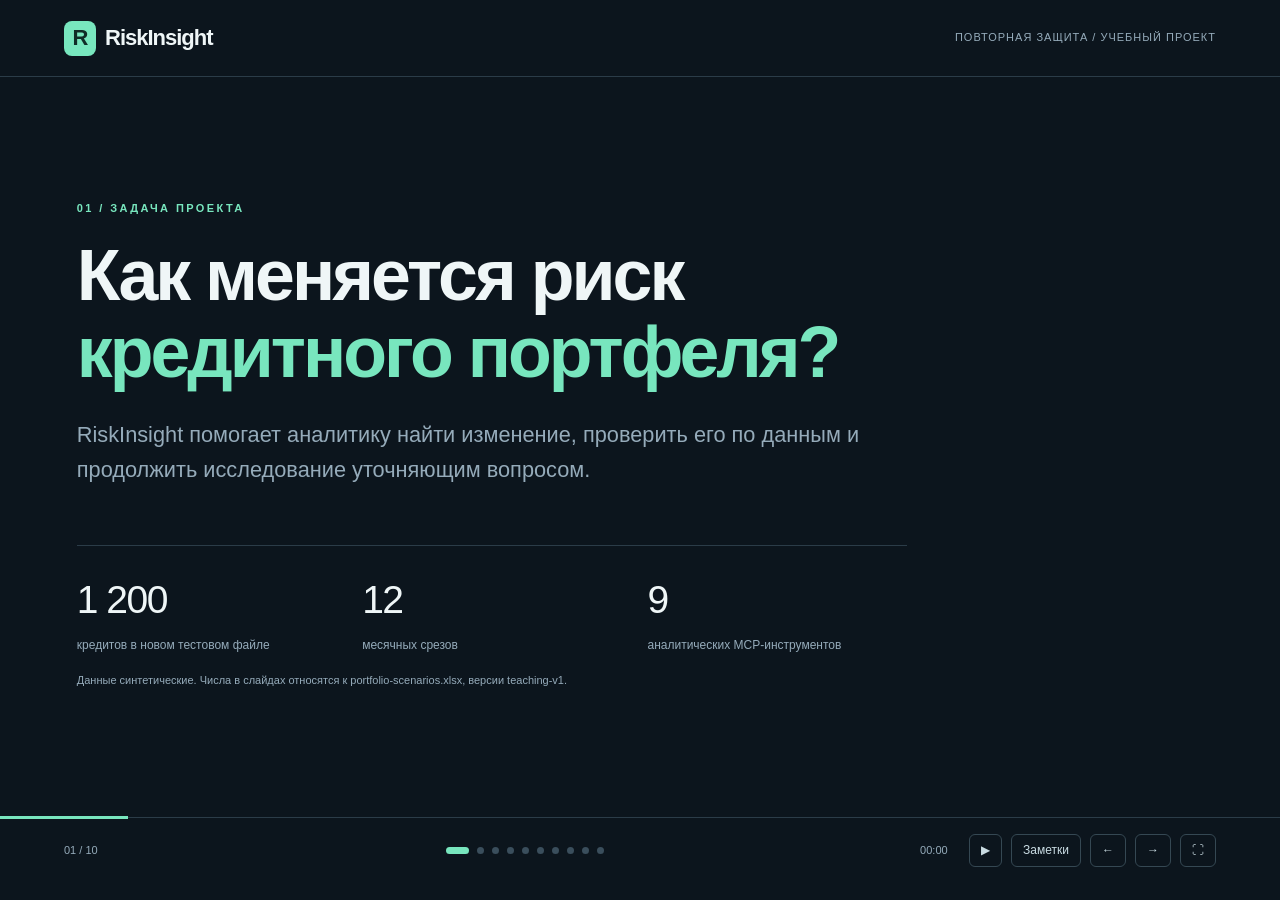
<file: docs/presentation.html>
<!doctype html><html lang="ru"><head><meta charset="utf-8"><meta name="viewport" content="width=device-width,initial-scale=1"><title>RiskInsight — защита проекта</title><style>
:root{--bg:#0c151d;--panel:#15232e;--line:#2b3c48;--mint:#78e6be;--muted:#95abba;--text:#eff6f7;--violet:#b6b2f7;--amber:#ebc083}*{box-sizing:border-box}body{background:var(--bg);color:var(--text);font:17px/1.55 -apple-system,BlinkMacSystemFont,'Segoe UI',Arial,sans-serif;margin:0}button,select{font:inherit;cursor:pointer}button:focus-visible,select:focus-visible{outline:2px solid var(--mint);outline-offset:4px}header{height:77px;padding:0 5vw;display:flex;align-items:center;justify-content:space-between;border-bottom:1px solid var(--line);font-size:14px}.brand{font-weight:700;font-size:22px;letter-spacing:-1px}.brand b{display:inline-grid;place-items:center;background:var(--mint);color:#102c27;width:32px;height:35px;border-radius:8px;margin-right:9px}.header-right{color:var(--muted);font-size:11px;letter-spacing:1px}.deck{max-width:1500px;margin:auto}.slide{display:none;min-height:calc(100vh - 160px);padding:45px 6vw 35px;animation:appear .22s ease}.slide.active{display:flex;flex-direction:column;justify-content:center}@keyframes appear{from{opacity:.25;transform:translateY(8px)}to{opacity:1;transform:none}}.eyebrow{font-size:11px;letter-spacing:2.4px;color:var(--mint);font-weight:600;margin-bottom:20px}.slide h1{font-size:clamp(37px,5.6vw,78px);line-height:1.08;font-weight:550;letter-spacing:-3px;margin:0 0 26px;max-width:1040px}.slide h1 em{font-style:normal;color:var(--mint)}.slide h2{font-size:clamp(28px,3.5vw,50px);line-height:1.15;letter-spacing:-1.7px;font-weight:550;margin:0 0 24px;max-width:1000px}.lede{max-width:860px;color:var(--muted);font-size:clamp(15px,1.7vw,23px);margin:0 0 30px;line-height:1.6}.muted{color:var(--muted)}.hero-grid{display:grid;grid-template-columns:repeat(3,1fr);max-width:830px;margin-top:28px;border-top:1px solid var(--line);padding-top:24px;gap:26px}.hero-stat strong{font-size:39px;font-weight:500;letter-spacing:-1.5px;display:block}.hero-stat span{font-size:12px;color:var(--muted)}.tag{display:inline-block;background:#1c3430;border:1px solid #33594d;border-radius:5px;color:var(--mint);font-size:11px;padding:5px 9px;width:fit-content}.cards{display:grid;grid-template-columns:repeat(3,minmax(0,1fr));gap:18px;margin:10px 0 25px}.card{background:var(--panel);border:1px solid var(--line);border-radius:12px;padding:25px}.card .number{color:var(--mint);font:12px monospace}.card h3{font-size:21px;line-height:1.4;font-weight:500;margin:14px 0}.card p{font-size:14px;color:var(--muted);margin:0;line-height:1.7}.callout{border-left:3px solid var(--mint);background:#142a2a;padding:17px 22px;color:#c7dedb;font-size:16px;margin:13px 0}.flow{display:flex;gap:12px;align-items:stretch;flex-wrap:wrap;margin:25px 0}.flow button{flex:1;min-width:110px;border:1px solid var(--line);border-radius:9px;background:var(--panel);padding:19px 12px;color:var(--text);text-align:left;font-size:17px;position:relative}.flow button small{display:block;color:var(--muted);font-size:10px;margin-top:8px}.flow button.selected{border-color:var(--mint);color:var(--mint);background:#193732}.flow button:after{content:'→';position:absolute;right:-12px;top:28px;color:var(--mint);z-index:2}.flow button:last-child:after{content:''}.flow-description{min-height:97px;background:#111f29;border:1px solid var(--line);border-radius:9px;padding:22px;font-size:17px;color:#becfda}.split{display:grid;grid-template-columns:1fr 1fr;gap:25px;margin:15px 0}.code{background:#101c25;border:1px solid #304653;border-radius:10px;padding:25px;color:#9fd9c4;font:15px/1.9 ui-monospace,SFMono-Regular,Consolas,monospace;white-space:pre-wrap;overflow-wrap:anywhere;margin:0}.steps{display:grid;gap:15px}.step{display:grid;grid-template-columns:32px 1fr;gap:12px;align-items:start}.step b{width:28px;height:28px;border-radius:50%;display:grid;place-items:center;background:#25423c;color:var(--mint);font-size:12px;font-weight:500}.step p{margin:0;font-size:15px;color:var(--muted)}.step strong{display:block;font-weight:500;color:var(--text);font-size:18px;margin-bottom:4px}.formula{font:20px/1.6 ui-monospace,Consolas,monospace;color:var(--mint);margin:18px 0}.metric-grid{display:grid;grid-template-columns:1fr 1fr;gap:20px;margin:15px 0}.metric-card{border:1px solid var(--line);border-radius:10px;padding:20px 24px;background:var(--panel)}.metric-card h3{font-size:17px;font-weight:500;margin:0}.metric-card p{font-size:13px;color:var(--muted);margin:8px 0}.data-header{display:flex;align-items:center;gap:20px;margin:5px 0 18px}select{padding:8px 15px;border-radius:6px;border:1px solid #395448;background:#182b2b;color:var(--mint);font-size:14px}.data-stats{display:grid;grid-template-columns:repeat(4,1fr);gap:15px;margin:12px 0}.data-stats>div{padding:19px;background:var(--panel);border:1px solid var(--line);border-radius:9px}.data-stats span{font-size:11px;color:var(--muted)}.data-stats strong{display:block;font-size:30px;font-weight:500;margin-top:9px;letter-spacing:-1px}.mini-bars{display:flex;align-items:flex-end;gap:12px;height:175px;margin:12px 0 25px;padding:18px 0 25px;border-bottom:1px solid var(--line)}.mini-bars>div{flex:1;position:relative;min-height:3px;background:#4a9180;border-radius:4px 4px 0 0;cursor:pointer}.mini-bars>div.current{background:var(--mint)}.mini-bars small{position:absolute;top:calc(100% + 9px);left:50%;transform:translateX(-50%);font-size:9px;color:var(--muted);white-space:nowrap}.mini-bars span{position:absolute;top:-21px;left:50%;transform:translateX(-50%);font-size:10px;white-space:nowrap}.two-lists{display:grid;grid-template-columns:1fr 1fr;gap:30px;margin:15px 0}.list-row{border-bottom:1px solid var(--line);padding:12px 0;font-size:16px;display:flex;gap:12px}.list-row span{color:var(--mint);min-width:20px}.list-row.warning span{color:var(--amber)}.list-title{font-size:12px;color:var(--muted);letter-spacing:1.3px;margin-bottom:10px}.timeline{display:grid;grid-template-columns:repeat(4,1fr);gap:18px;margin:25px 0}.timeline>div{border-top:2px solid #3a6858;padding:17px 0}.timeline small{color:var(--mint);font-size:11px;letter-spacing:1px}.timeline h3{font-size:19px;font-weight:500;margin:9px 0}.timeline p{font-size:13px;color:var(--muted)}.demo-code{font-size:19px;line-height:1.7;color:var(--text);padding:22px 27px;border:1px solid #426451;border-radius:10px;background:#1c302c;margin:15px 0 25px}.status-line{display:flex;gap:20px;align-items:center;flex-wrap:wrap;font-size:14px;margin-top:20px}.status-line span{border:1px solid var(--line);padding:10px 15px;border-radius:7px;color:#c0d2dc}.status-line strong{color:var(--mint);font-weight:500}.note{font-size:11px;color:var(--muted);margin:15px 0}.notes{display:none;margin:15px 0 0;padding:16px 20px;background:#302b24;border-left:3px solid var(--amber);color:#e5cdac;font-size:13px}.show-notes .active .notes{display:block}.controls{height:66px;position:relative;border-top:1px solid var(--line);display:flex;align-items:center;justify-content:space-between;padding:0 5vw;gap:20px}.counter{font-size:11px;color:var(--muted);min-width:65px}.dots{display:flex;gap:8px}.dots button{width:7px;height:7px;border:0;padding:0;background:#3a4e5c;border-radius:50%}.dots button.active{background:var(--mint);width:23px;border-radius:5px}.control-buttons{display:flex;align-items:center;gap:9px}.control-buttons button{background:none;border:1px solid #354853;border-radius:6px;color:#c9dbe2;padding:6px 11px;font-size:12px}.timer{font-size:11px;color:var(--muted);font-variant-numeric:tabular-nums;min-width:40px}.progress{height:3px;background:var(--mint);transition:width .25s;position:absolute;top:-2px;left:0}.link-button{display:inline-block;color:#0d2b23;background:var(--mint);border:0;padding:11px 17px;border-radius:7px;font-size:14px;text-decoration:none;margin:8px 0;width:fit-content}.kbd-hint{font-size:10px;color:var(--muted);margin-top:16px}@media(max-width:800px){header{height:62px}.header-right{font-size:8px}.slide{padding:30px 6vw;min-height:calc(100vh - 135px)}.slide h1{letter-spacing:-1.7px}.cards,.timeline{grid-template-columns:1fr 1fr;gap:12px}.card{padding:17px}.card h3{font-size:17px}.card p{font-size:12px}.split,.two-lists{grid-template-columns:1fr}.code{font-size:12px;padding:17px}.data-stats{grid-template-columns:1fr 1fr}.metric-card{padding:15px}.formula{font-size:14px}.hero-stat strong{font-size:29px}.hero-stat span{font-size:10px}.controls{padding:0 5vw;gap:10px}.dots{gap:5px}.control-buttons button{padding:6px 8px;font-size:10px}.control-buttons .notes-btn{display:none}.mini-bars{gap:7px}.mini-bars small{font-size:7px}.mini-bars span{font-size:8px}.flow button{font-size:13px;min-width:80px}.flow-description{font-size:14px}.slide h2{letter-spacing:-1px}.lede{font-size:15px}}@media print{header,.controls,.notes,.kbd-hint{display:none}.slide{display:flex!important;min-height:100vh;page-break-after:always}.slide:last-child{page-break-after:auto}body{-webkit-print-color-adjust:exact;print-color-adjust:exact}.slide{animation:none}}

.scenario-table{width:100%;border-collapse:collapse;margin:10px 0;font-size:16px}.scenario-table th,.scenario-table td{text-align:left;padding:13px 14px;border-bottom:1px solid var(--line)}.scenario-table th{color:var(--muted);font-weight:500;font-size:12px}.scenario-table td:not(:first-child){font-variant-numeric:tabular-nums}.scenario-table td:last-child{color:var(--mint)}.chart-controls{display:flex;gap:15px;align-items:center;flex-wrap:wrap}.chart-controls label{font-size:12px;color:var(--muted)}.chart-controls select{display:block;max-width:100%;margin-top:5px}.offline-chart{width:100%;max-height:270px;margin:14px 0}.offline-chart svg{width:100%;height:auto;max-height:270px;display:block}.scenario-stats{display:flex;gap:28px;margin:10px 0;flex-wrap:wrap}.scenario-stats span{font-size:12px;color:var(--muted)}.scenario-stats strong{display:block;font-size:27px;color:var(--text);font-weight:500}.inline-details{font-size:13px;color:var(--muted);margin:12px 0}.inline-details summary{cursor:pointer;color:var(--mint)}.inline-details table{font-size:12px;max-width:650px}.table-scroll{overflow-x:auto}.example-dialog{display:grid;gap:13px}.example-dialog p{padding:14px 18px;border:1px solid var(--line);border-radius:8px;font-size:16px;margin:0}.example-dialog p:nth-child(2){background:#1b3330}.example-dialog small{display:block;color:var(--muted);font-size:12px}.compact-formula{font-size:17px;overflow-wrap:anywhere}.link-row{display:flex;gap:15px;flex-wrap:wrap}.repo-link{color:var(--mint);font-size:14px;text-underline-offset:4px}.prompt-list{display:grid;gap:10px}.prompt-item{border-left:2px solid var(--mint);padding:9px 16px;font-size:16px}.prompt-item small{display:block;color:var(--muted);font-size:12px}.prompt-item button{background:transparent;color:var(--mint);border:1px solid #38574c;border-radius:5px;padding:3px 8px;margin-top:6px;font-size:11px}.deck-footnote{font-size:12px;color:var(--muted);line-height:1.7}.eval-table{font-size:14px}.eval-table td{vertical-align:top}.eval-table td:last-child{color:var(--text)}.metric-grid{gap:15px}.slide h2{max-width:1100px}.flow button:after{content:''}.note a{color:var(--mint)}.scenario-name{color:var(--mint)}
@media(max-width:800px){.scenario-table{font-size:12px}.scenario-table th,.scenario-table td{padding:9px 8px}.scenario-table th{font-size:10px}.metric-grid{grid-template-columns:1fr}.scenario-stats{gap:16px}.scenario-stats strong{font-size:22px}.chart-controls{display:block}.chart-controls label{display:block;margin:9px 0}.chart-controls select{width:100%}.prompt-item{font-size:14px}.header-right{max-width:150px;text-align:right}}
/* Keep all navigation controls usable on narrow screens without clipping. */
@media(max-width:520px){
 .controls{height:auto;min-height:92px;display:grid;grid-template-columns:minmax(0,1fr) auto;gap:12px;padding:12px 5vw}
 .counter{grid-column:1;grid-row:1}
 .control-buttons{grid-column:2;grid-row:1}
 .dots{grid-column:1 / -1;grid-row:2;justify-content:center;flex-wrap:wrap}
 .flow{display:grid;grid-template-columns:repeat(2,minmax(0,1fr))}
 .flow button{min-width:0;overflow-wrap:anywhere}
 .flow button:last-child{grid-column:1 / -1}
 .flow-description{overflow-wrap:anywhere}
}
</style></head><body>
<header><div class="brand"><b>R</b>RiskInsight</div><span class="header-right">ПОВТОРНАЯ ЗАЩИТА / УЧЕБНЫЙ ПРОЕКТ</span></header>
<main class="deck">
<section class="slide active">
 <div class="eyebrow">01 / ЗАДАЧА ПРОЕКТА</div>
 <h1>Как меняется риск<br><em>кредитного портфеля?</em></h1>
 <p class="lede">RiskInsight помогает аналитику найти изменение, проверить его по данным и продолжить исследование уточняющим вопросом.</p>
 <div class="hero-grid"><div class="hero-stat"><strong>1 200</strong><span>кредитов в новом тестовом файле</span></div><div class="hero-stat"><strong>12</strong><span>месячных срезов</span></div><div class="hero-stat"><strong>9</strong><span>аналитических MCP-инструментов</span></div></div>
 <p class="note">Данные синтетические. Числа в слайдах относятся к portfolio-scenarios.xlsx, версии teaching-v1.</p>
 <aside class="notes">0:00–0:25. Я доработала RiskInsight под конкретную задачу: исследовать, как меняется просрочка и где требуется внимание аналитика. В новом тестовом файле есть история и разные, заранее описанные сценарии. Покажу данные, расчёт и то, как приложение отвечает на уточнения.</aside>
</section>
<section class="slide">
 <div class="eyebrow">02 / ВОПРОС АНАЛИТИКА</div>
 <h2>Общий показатель может скрывать<br>ухудшение отдельного сегмента</h2>
 <div class="split"><div class="metric-card"><h3>Весь тестовый портфель</h3><div class="formula">3,97% → 3,67%</div><p>Доля DPD 90+ между первым и последним срезами уменьшилась.</p></div><div class="metric-card"><h3>Потребительский / Приволжский</h3><div class="formula">1,85% → 24,53%</div><p>В выбранном сегменте просрочка выросла. Общей сводки недостаточно.</p></div></div>
 <div class="demo-code">«Покажи динамику DPD 90+ за все 12 доступных месяцев. А теперь тот же тренд для потребительских кредитов в Приволжском регионе».</div>
 <p class="note">Сценарии специально заданы в учебных данных. Они не описывают реальный рынок и не доказывают причины изменения.</p>
 <aside class="notes">0:25–0:55. Польза здесь конкретная: аналитик сначала видит общий тренд, затем исследует сегмент. В этих синтетических данных улучшение авто-кредитов компенсирует ухудшение одного потребительского сегмента. Вывод: смотреть только на среднюю долю недостаточно. Причины в реальном банке пришлось бы проверять отдельно.</aside>
</section>
<section class="slide">
 <div class="eyebrow">03 / ТЕСТОВЫЙ ДАТАСЕТ</div>
 <h2>Один XLSX содержит историю<br>и несколько проверяемых сценариев</h2>
 <div class="table-scroll"><table class="scenario-table"><thead><tr><th>Область</th><th>Первый срез</th><th>Последний срез</th><th>Ожидаемое поведение</th></tr></thead><tbody>
 <tr><td>Потребительский / Приволжский</td><td>1,85%</td><td>24,53%</td><td>Рост просрочки</td></tr>
 <tr><td>Автокредит / Сибирский</td><td>19,36%</td><td>3,85%</td><td>Восстановление</td></tr>
 <tr><td>Ипотека</td><td>1,97%</td><td>1,97%</td><td>Стабильная доля</td></tr>
 </tbody></table></div>
 <p class="lede">14 400 строк = 1 200 кредитов × 12 дат. Ключ строки: loan_id + as_of. Поля PD и LGD заполнены.</p>
 <div class="callout">Импорт проверяет файл целиком и сохраняет отдельный набор. После загрузки приложение автоматически выбирает его для анализа.</div>
 <p class="note">Встроенный старый набор builtin остаётся отдельным. Для повторной демонстрации выбирается новый тестовый портфель.</p>
 <aside class="notes">0:55–1:30. Это один лист, а не 12 отдельных таблиц. Один и тот же кредит появляется на разных датах. Это нужно для временного ряда. Контрольные ответы вычислены отдельно от SQL приложения, по исходным строкам с Decimal. При ошибке в любой строке весь импорт отклоняется, чтобы незаметно не изменить знаменатель.</aside>
</section>
<section class="slide">
 <div class="eyebrow">04 / ТРЕНД В ДАННЫХ</div>
 <h2>Один период, разные траектории риска</h2>
 <div class="chart-controls"><label>Область<select id="demo-scenario" aria-label="Область учебного тренда"><option value="total">Весь тестовый портфель</option><option value="deterioration">Потребительский / Приволжский</option><option value="recovery">Автокредит / Сибирский</option><option value="stable">Ипотека</option></select></label><label>Срез<select id="demo-month" aria-label="Месячный срез"></select></label></div>
 <div class="scenario-stats"><div><span>DPD 90+ на выбранную дату</span><strong id="d-npl">—</strong></div><div><span>Изменение за весь период</span><strong id="d-delta">—</strong></div><div><span>Остаток на выбранную дату</span><strong id="d-balance">—</strong></div></div>
 <div id="demo-chart" class="offline-chart"></div>
 <details class="inline-details"><summary>Точные значения временного ряда</summary><div class="table-scroll"><table class="scenario-table"><thead><tr><th>Дата</th><th>DPD 90+, %</th><th>Просроченный остаток, ₽</th><th>Весь остаток, ₽</th></tr></thead><tbody id="demo-values"></tbody></table></div></details>
 <p class="note">Офлайн-иллюстрация из portfolio-scenarios.expected.json. Переключатели слайда не обращаются к модели. В приложении график строится из результата реального MCP-вызова.</p>
 <aside class="notes">1:30–2:20. Переключите общий портфель, ухудшающийся сегмент и восстановление. Поясните, что точки относятся к одной формуле и разным датам. Слайд иллюстрирует тестовые данные. Фактическую работу модели доказывает журнал вызовов в приложении, а не эта анимация.</aside>
</section>
<section class="slide">
 <div class="eyebrow">05 / ВНУТРИ ПРИЛОЖЕНИЯ</div>
 <h2>Модель выбирает анализ,<br>приложение проверяет исполнение</h2>
 <div class="flow" id="flow"><button data-step="0" class="selected">Вопрос<small>Текст и область UI</small></button><button data-step="1">LLM<small>Выбор tools и аргументов</small></button><button data-step="2">Оркестратор + MCP<small>Контракт и stdio</small></button><button data-step="3">Python + SQLite<small>Расчёт агрегатов</small></button><button data-step="4">Ответ + график<small>Данные источников [Tn]</small></button></div>
 <div id="flow-description" class="flow-description">Аналитик задаёт вопрос обычным текстом. UI передаёт выбранный набор, срез и фильтры.</div>
 <div class="callout">Tool Calling задаёт действие от модели. MCP передаёт вызов отдельному процессу с initialize, tools/list и tools/call.</div>
 <p class="note">Числовой текст и графики формирует код из результатов MCP. Интерфейс отдельно показывает, была ли вызвана модель.</p>
 <aside class="notes">2:20–3:00. Модель не исполняет SQL. Она выбирает разрешённый аналитический инструмент и аргументы. Оркестратор проверяет область, схему и бюджет. MCP-сервер работает отдельным процессом. Python считает показатели. В новой версии финальные суммы и точки графика берутся из структурированного результата, а не переписываются моделью.</aside>
</section>
<section class="slide">
 <div class="eyebrow">06 / ПРОВЕРКА РАСЧЁТА</div>
 <h2>Доля DPD 90+ взвешена по остатку</h2>
 <div class="metric-grid"><div class="metric-card"><h3>Числитель на 30.09.2026</h3><div class="formula">50 286 780,00 ₽</div><p>Сумма остатков только тех кредитов, у которых DPD ≥ 90.</p></div><div class="metric-card"><h3>Знаменатель на той же дате</h3><div class="formula">1 371 846 000,00 ₽</div><p>Сумма остатков всех кредитов выбранной области.</p></div></div>
 <div class="callout">50 286 780,00 / 1 371 846 000,00 × 100 = 3,665629%</div>
 <p class="lede">Сравниваем доли на разных датах. Разницу долей показываем в процентных пунктах.</p>
 <p class="note">В БД суммы хранятся в целых копейках. Контрольный расчёт отдельно проходит по строкам файла. Остатки разных дат не суммируются.</p>
 <aside class="notes">3:00–3:50. Объясните смысл числителя и знаменателя без терминов. Процент просрочки по количеству договоров был бы другим показателем. Для пустого знаменателя система показывает отсутствие значения. В текущем тестовом наборе на последней дате доля 3,665629%, в коротком ответе округляется до 3,67%.</aside>
</section>
<section class="slide">
 <div class="eyebrow">07 / ПАМЯТЬ И ОРКЕСТРАЦИЯ</div>
 <h2>Уточнение продолжает выбранное исследование</h2>
 <div class="split"><div class="example-dialog"><p>Покажи тренд DPD 90+ за последние шесть доступных месяцев.<small>Оркестратор фиксирует даты и набор.</small></p><p>А теперь тот же тренд для потребительских кредитов в Приволжском регионе.<small>Период сохраняется, область сужается.</small></p><p>А какой EL на конец этого периода?<small>Новый MCP-вызов использует сохранённую область.</small></p></div><div class="steps"><div class="step"><b>1</b><p><strong>Контекст на сервере</strong>До 6 последних ответов, до 1 часа. Пользователь видит область каждого результата.</p></div><div class="step"><b>2</b><p><strong>Новые источники</strong>Для уточнения выполняются новые MCP-вызовы. Старая ссылка [T2] не становится доказательством нового расчёта.</p></div><div class="step"><b>3</b><p><strong>Явный сброс</strong>«Новый анализ», смена набора, фильтров или перезапуск сервера очищают память.</p></div></div></div>
 <aside class="notes">3:50–4:30. Память хранит историю и последнюю подтверждённую область. Она не обучает модель и не сохраняется навсегда. Наборы не смешиваются. Если меняем файл, начинается другой диалог. Персональные данные для такого учебного сервиса не нужны.</aside>
</section>
<section class="slide">
 <div class="eyebrow">08 / СТРЕСС-СЦЕНАРИЙ</div>
 <h2>Как меняется учебный EL<br>при заданном ухудшении PD и LGD</h2>
 <p class="lede">На 30.09.2026: PD ×1,5 и LGD +5 процентных пунктов для всего тестового портфеля.</p>
 <div class="data-stats"><div><span>ИСХОДНЫЙ EL</span><strong>31,46 млн ₽</strong></div><div><span>СТРЕССОВЫЙ EL</span><strong>40,55 млн ₽</strong></div><div><span>ИЗМЕНЕНИЕ</span><strong>+9,10 млн ₽</strong></div><div><span>ПОКАЗАТЕЛЬ</span><strong>What-if</strong></div></div>
 <div class="formula compact-formula">EL = Σ(EAD × PD₁₂ × LGD)<br>ELstress = Σ(EAD × min(1; PD₁₂ × 1,5) × min(1; LGD + 0,05))</div>
 <details class="inline-details"><summary>Показать точные суммы и ограничение расчёта</summary><p>Исходный: 31 455 772,49 ₽. Стрессовый: 40 552 770,41 ₽. Изменение: 9 096 997,92 ₽.</p><p>PD и LGD ограничены единицей. EAD фиксирован. Рост EL показывает чувствительность к допущениям. Это не прогноз, не IFRS 9 ECL и не бухгалтерский резерв.</p></details>
 <aside class="notes">4:30–5:10. EL суммируется по кредитам, а не считается произведением средних PD и LGD на общий портфель. Пять процентных пунктов означает прибавить к LGD 0,05. Сценарий ограничивает вероятности и доли потерь единицей. Числа условны, но их расчёт проверяем.</aside>
</section>
<section class="slide">
 <div class="eyebrow">09 / EVAL И ОГРАНИЧЕНИЯ</div>
 <h2>Проверяем расчёт, выбор модели<br>и опубликованный сервис отдельно</h2>
 <div class="table-scroll"><table class="scenario-table eval-table"><thead><tr><th>Проверка</th><th>Что доказывает</th><th>Где смотреть результат</th></tr></thead><tbody>
 <tr><td>Контрольные числа XLSX</td><td>Сверка независимого Decimal-расчёта с настоящим MCP</td><td>examples/*.expected.json и тест-отчёт</td></tr>
 <tr><td>Разные формулировки и память</td><td>Инструмент, область, даты, числа и график в одном ответе</td><td>Сохранённые вопросы, ответы и журнал Eval</td></tr>
 <tr><td>Живая модель и хостинг</td><td>Реальная доступность провайдера и текущей сборки по ссылке</td><td>Свежий live-отчёт по опубликованному commit</td></tr>
 </tbody></table></div>
 <div class="callout">Тест с заменённым провайдером не измеряет качество реальной LLM. Прошлый успешный ответ не гарантирует доступность модели сегодня.</div>
 <p class="note">Бесплатный хостинг может засыпать и терять локальные импорты при перезапуске. Бесплатная модель имеет квоты. Общий токен не обеспечивает изоляцию пользователей. Синтетические PD/LGD не откалиброваны.</p>
 <aside class="notes">5:10–5:40. Покажите фактический отчёт текущей версии. Не называйте все тесты проверкой LLM: у каждого уровня своя задача. Если live-Eval ещё не проведён, прямо отметьте это. Гарантировать круглосуточную доступность бесплатного внешнего провайдера нельзя.</aside>
</section>
<section class="slide">
 <div class="eyebrow">10 / ЖИВАЯ ДЕМОНСТРАЦИЯ</div>
 <h2>Проверка на приложении</h2>
 <div class="prompt-list"><div class="prompt-item"><span id="prompt-one">Покажи динамику DPD 90+ за последние 12 доступных месяцев, изменение в процентных пунктах и график.</span><small>Открыть тестовый портфель, проверить даты и источник MCP.</small><button data-copy="prompt-one">Копировать вопрос</button></div><div class="prompt-item"><span id="prompt-two">А теперь тот же тренд для потребительских кредитов в Приволжском регионе.</span><small>Проверить сохранённый период и новые фильтры в источнике.</small><button data-copy="prompt-two">Копировать уточнение</button></div><div class="prompt-item"><span id="prompt-three">А какой учебный EL на конец этого периода?</span><small>Проверить область, сумму и свежий MCP-вызов. Затем экспортировать журнал.</small><button data-copy="prompt-three">Копировать уточнение</button></div></div>
 <p id="copy-status" class="note" role="status"></p>
 <div class="link-row"><a class="link-button" href="https://riskinsight.onrender.com" target="_blank" rel="noopener" id="app-link">Открыть приложение</a><a class="link-button" href="https://github.com/dinatulyabaeva/riskinsight2.0" target="_blank" rel="noopener">Открыть исходники</a></div>
 <p class="note">Публичные адреса проекта указаны выше. Проверка новой опубликованной версии фиксируется отдельным live-отчётом. APP_ACCESS_TOKEN передаётся преподавателю отдельно.</p>
 <aside class="notes">5:40–8:50. Откройте сайт и нажмите «Открыть тестовый портфель». Отправьте первый вопрос, откройте график и [Tn]. Затем отправьте уточнение. Если ответ долго ожидается, покажите контрольные данные и журнал, не выдавая слайд за живую модель. Завершите коротким выводом: приложение помогает выявить сегмент для дальнейшего расследования, но не устанавливает причины и не принимает кредитные решения.</aside>
</section>
</main>
<div class="controls"><div class="progress" id="progress"></div><span class="counter" id="counter">01 / 10</span><div class="dots" id="dots"></div><div class="control-buttons"><span class="timer" id="timer">00:00</span><button id="timer-button" title="Начать или остановить таймер">▶</button><button class="notes-btn" id="notes-button" title="Заметки выступающего (N)">Заметки</button><button id="prev" aria-label="Предыдущий слайд">←</button><button id="next" aria-label="Следующий слайд">→</button><button id="fullscreen" title="Полноэкранный режим (F)">⛶</button></div></div>
<script id="presentation-data" type="application/json">{"version": "teaching-v1", "synthetic": true, "seed": null, "generation": "Deterministic specified cohorts; no stochastic sampling", "canonical_data_sha256": "00b1e110a347372167c27f036b6c25326671523e499277dc3e548a7a3bc5c411", "row_count": 14400, "loan_count": 1200, "dates": ["2025-10-31", "2025-11-30", "2025-12-31", "2026-01-31", "2026-02-28", "2026-03-31", "2026-04-30", "2026-05-31", "2026-06-30", "2026-07-31", "2026-08-31", "2026-09-30"], "currency": "RUB", "calculation": "Independent Python Decimal over source rows; no SQL or app.analytics", "money_tolerance_rub": 0.01, "fraction_tolerance": 1e-08, "latest": {"as_of": "2026-09-30", "loan_count": 1200, "balance_rub": 1371846000.0, "numerator_rub": 50286780.0, "denominator_rub": 1371846000.0, "numerator_kop": 5028678000, "denominator_kop": 137184600000, "npl90_ratio": 0.03665629, "npl90_count": 76, "el_rub": 31455772.49, "base_el_rub": 31455772.49, "stressed_el_rub": 40552770.41, "delta_el_rub": 9096997.92}, "trend": {"filters": {}, "start_date": "2025-10-31", "end_date": "2026-09-30", "points": [{"as_of": "2025-10-31", "loan_count": 1200, "balance_rub": 1541400000.0, "numerator_rub": 61202000.0, "denominator_rub": 1541400000.0, "numerator_kop": 6120200000, "denominator_kop": 154140000000, "npl90_ratio": 0.03970546, "npl90_count": 68, "el_rub": 34347153.4, "base_el_rub": 34347153.4, "stressed_el_rub": 44851712.18, "delta_el_rub": 10504558.78}, {"as_of": "2025-11-30", "loan_count": 1200, "balance_rub": 1525986000.0, "numerator_rub": 60589980.0, "denominator_rub": 1525986000.0, "numerator_kop": 6058998000, "denominator_kop": 152598600000, "npl90_ratio": 0.03970546, "npl90_count": 68, "el_rub": 34003681.87, "base_el_rub": 34003681.87, "stressed_el_rub": 44403195.05, "delta_el_rub": 10399513.19}, {"as_of": "2025-12-31", "loan_count": 1200, "balance_rub": 1510572000.0, "numerator_rub": 59977960.0, "denominator_rub": 1510572000.0, "numerator_kop": 5997796000, "denominator_kop": 151057200000, "npl90_ratio": 0.03970546, "npl90_count": 68, "el_rub": 33660210.33, "base_el_rub": 33660210.33, "stressed_el_rub": 43954677.93, "delta_el_rub": 10294467.6}, {"as_of": "2026-01-31", "loan_count": 1200, "balance_rub": 1495158000.0, "numerator_rub": 59365940.0, "denominator_rub": 1495158000.0, "numerator_kop": 5936594000, "denominator_kop": 149515800000, "npl90_ratio": 0.03970546, "npl90_count": 68, "el_rub": 33316738.8, "base_el_rub": 33316738.8, "stressed_el_rub": 43506160.81, "delta_el_rub": 10189422.01}, {"as_of": "2026-02-28", "loan_count": 1200, "balance_rub": 1479744000.0, "numerator_rub": 58753920.0, "denominator_rub": 1479744000.0, "numerator_kop": 5875392000, "denominator_kop": 147974400000, "npl90_ratio": 0.03970546, "npl90_count": 68, "el_rub": 33015326.78, "base_el_rub": 33015326.78, "stressed_el_rub": 43125990.41, "delta_el_rub": 10110663.62}, {"as_of": "2026-03-31", "loan_count": 1200, "balance_rub": 1464330000.0, "numerator_rub": 58141900.0, "denominator_rub": 1464330000.0, "numerator_kop": 5814190000, "denominator_kop": 146433000000, "npl90_ratio": 0.03970546, "npl90_count": 68, "el_rub": 32754933.53, "base_el_rub": 32754933.53, "stressed_el_rub": 42812475.49, "delta_el_rub": 10057541.96}, {"as_of": "2026-04-30", "loan_count": 1200, "balance_rub": 1448916000.0, "numerator_rub": 56391540.0, "denominator_rub": 1448916000.0, "numerator_kop": 5639154000, "denominator_kop": 144891600000, "npl90_ratio": 0.03891981, "npl90_count": 69, "el_rub": 32398772.64, "base_el_rub": 32398772.64, "stressed_el_rub": 42286467.57, "delta_el_rub": 9887694.94}, {"as_of": "2026-05-31", "loan_count": 1200, "balance_rub": 1433502000.0, "numerator_rub": 54671910.0, "denominator_rub": 1433502000.0, "numerator_kop": 5467191000, "denominator_kop": 143350200000, "npl90_ratio": 0.03813871, "npl90_count": 70, "el_rub": 32050503.14, "base_el_rub": 32050503.14, "stressed_el_rub": 41771475.87, "delta_el_rub": 9720972.73}, {"as_of": "2026-06-30", "loan_count": 1200, "balance_rub": 1418088000.0, "numerator_rub": 52982800.0, "denominator_rub": 1418088000.0, "numerator_kop": 5298280000, "denominator_kop": 141808800000, "npl90_ratio": 0.03736214, "npl90_count": 71, "el_rub": 31709896.68, "base_el_rub": 31709896.68, "stressed_el_rub": 41267227.78, "delta_el_rub": 9557331.1}, {"as_of": "2026-07-31", "loan_count": 1200, "balance_rub": 1402674000.0, "numerator_rub": 51324000.0, "denominator_rub": 1402674000.0, "numerator_kop": 5132400000, "denominator_kop": 140267400000, "npl90_ratio": 0.03659011, "npl90_count": 72, "el_rub": 31376724.11, "base_el_rub": 31376724.11, "stressed_el_rub": 40773449.38, "delta_el_rub": 9396725.27}, {"as_of": "2026-08-31", "loan_count": 1200, "balance_rub": 1387260000.0, "numerator_rub": 49695300.0, "denominator_rub": 1387260000.0, "numerator_kop": 4969530000, "denominator_kop": 138726000000, "npl90_ratio": 0.03582263, "npl90_count": 73, "el_rub": 31000920.66, "base_el_rub": 31000920.66, "stressed_el_rub": 40208330.74, "delta_el_rub": 9207410.08}, {"as_of": "2026-09-30", "loan_count": 1200, "balance_rub": 1371846000.0, "numerator_rub": 50286780.0, "denominator_rub": 1371846000.0, "numerator_kop": 5028678000, "denominator_kop": 137184600000, "npl90_ratio": 0.03665629, "npl90_count": 76, "el_rub": 31455772.49, "base_el_rub": 31455772.49, "stressed_el_rub": 40552770.41, "delta_el_rub": 9096997.92}], "npl90_delta_pp": -0.304917, "unrounded_ratio_delta_pp": -0.30491761}, "scenarios": {"deterioration": {"filters": {"product": "Потребительский", "region": "Приволжский"}, "start_date": "2025-10-31", "end_date": "2026-09-30", "points": [{"as_of": "2025-10-31", "loan_count": 100, "balance_rub": 65450000.0, "numerator_rub": 1211000.0, "denominator_rub": 65450000.0, "numerator_kop": 121100000, "denominator_kop": 6545000000, "npl90_ratio": 0.01850267, "npl90_count": 2, "el_rub": 1846962.0, "base_el_rub": 1846962.0, "stressed_el_rub": 2607738.25, "delta_el_rub": 760776.25}, {"as_of": "2025-11-30", "loan_count": 100, "balance_rub": 64795500.0, "numerator_rub": 1198890.0, "denominator_rub": 64795500.0, "numerator_kop": 119889000, "denominator_kop": 6479550000, "npl90_ratio": 0.01850267, "npl90_count": 2, "el_rub": 1828492.38, "base_el_rub": 1828492.38, "stressed_el_rub": 2581660.87, "delta_el_rub": 753168.49}, {"as_of": "2025-12-31", "loan_count": 100, "balance_rub": 64141000.0, "numerator_rub": 1186780.0, "denominator_rub": 64141000.0, "numerator_kop": 118678000, "denominator_kop": 6414100000, "npl90_ratio": 0.01850267, "npl90_count": 2, "el_rub": 1810022.76, "base_el_rub": 1810022.76, "stressed_el_rub": 2555583.48, "delta_el_rub": 745560.72}, {"as_of": "2026-01-31", "loan_count": 100, "balance_rub": 63486500.0, "numerator_rub": 1174670.0, "denominator_rub": 63486500.0, "numerator_kop": 117467000, "denominator_kop": 6348650000, "npl90_ratio": 0.01850267, "npl90_count": 2, "el_rub": 1791553.14, "base_el_rub": 1791553.14, "stressed_el_rub": 2529506.1, "delta_el_rub": 737952.96}, {"as_of": "2026-02-28", "loan_count": 100, "balance_rub": 62832000.0, "numerator_rub": 1162560.0, "denominator_rub": 62832000.0, "numerator_kop": 116256000, "denominator_kop": 6283200000, "npl90_ratio": 0.01850267, "npl90_count": 2, "el_rub": 1815143.04, "base_el_rub": 1815143.04, "stressed_el_rub": 2571775.44, "delta_el_rub": 756632.4}, {"as_of": "2026-03-31", "loan_count": 100, "balance_rub": 62177500.0, "numerator_rub": 1150450.0, "denominator_rub": 62177500.0, "numerator_kop": 115045000, "denominator_kop": 6217750000, "npl90_ratio": 0.01850267, "npl90_count": 2, "el_rub": 1879751.7, "base_el_rub": 1879751.7, "stressed_el_rub": 2680700.26, "delta_el_rub": 800948.56}, {"as_of": "2026-04-30", "loan_count": 100, "balance_rub": 61523000.0, "numerator_rub": 3426300.0, "denominator_rub": 61523000.0, "numerator_kop": 342630000, "denominator_kop": 6152300000, "npl90_ratio": 0.05569137, "npl90_count": 6, "el_rub": 3195810.12, "base_el_rub": 3195810.12, "stressed_el_rub": 4079643.94, "delta_el_rub": 883833.82}, {"as_of": "2026-05-31", "loan_count": 100, "balance_rub": 60868500.0, "numerator_rub": 5668350.0, "denominator_rub": 60868500.0, "numerator_kop": 566835000, "denominator_kop": 6086850000, "npl90_ratio": 0.09312452, "npl90_count": 10, "el_rub": 4492128.78, "base_el_rub": 4492128.78, "stressed_el_rub": 5457495.52, "delta_el_rub": 965366.74}, {"as_of": "2026-06-30", "loan_count": 100, "balance_rub": 60214000.0, "numerator_rub": 7876120.0, "denominator_rub": 60214000.0, "numerator_kop": 787612000, "denominator_kop": 6021400000, "npl90_ratio": 0.13080214, "npl90_count": 14, "el_rub": 5768427.6, "base_el_rub": 5768427.6, "stressed_el_rub": 6813955.85, "delta_el_rub": 1045528.25}, {"as_of": "2026-07-31", "loan_count": 100, "balance_rub": 59559500.0, "numerator_rub": 10049130.0, "denominator_rub": 59559500.0, "numerator_kop": 1004913000, "denominator_kop": 5955950000, "npl90_ratio": 0.16872422, "npl90_count": 18, "el_rub": 7024426.5, "base_el_rub": 7024426.5, "stressed_el_rub": 8148725.81, "delta_el_rub": 1124299.31}, {"as_of": "2026-08-31", "loan_count": 100, "balance_rub": 58905000.0, "numerator_rub": 12186900.0, "denominator_rub": 58905000.0, "numerator_kop": 1218690000, "denominator_kop": 5890500000, "npl90_ratio": 0.20689076, "npl90_count": 22, "el_rub": 8218859.4, "base_el_rub": 8218859.4, "stressed_el_rub": 9394904.02, "delta_el_rub": 1176044.62}, {"as_of": "2026-09-30", "loan_count": 100, "balance_rub": 58250500.0, "numerator_rub": 14288950.0, "denominator_rub": 58250500.0, "numerator_kop": 1428895000, "denominator_kop": 5825050000, "npl90_ratio": 0.24530176, "npl90_count": 26, "el_rub": 9352556.1, "base_el_rub": 9352556.1, "stressed_el_rub": 10553994.91, "delta_el_rub": 1201438.81}], "npl90_delta_pp": 22.679909, "unrounded_ratio_delta_pp": 22.67990833}, "recovery": {"filters": {"product": "Автокредит", "region": "Сибирский"}, "start_date": "2025-10-31", "end_date": "2026-09-30", "points": [{"as_of": "2025-10-31", "loan_count": 100, "balance_rub": 125950000.0, "numerator_rub": 24390000.0, "denominator_rub": 125950000.0, "numerator_kop": 2439000000, "denominator_kop": 12595000000, "npl90_ratio": 0.19364827, "npl90_count": 20, "el_rub": 10618646.0, "base_el_rub": 10618646.0, "stressed_el_rub": 12431215.12, "delta_el_rub": 1812569.12}, {"as_of": "2025-11-30", "loan_count": 100, "balance_rub": 124690500.0, "numerator_rub": 24146100.0, "denominator_rub": 124690500.0, "numerator_kop": 2414610000, "denominator_kop": 12469050000, "npl90_ratio": 0.19364827, "npl90_count": 20, "el_rub": 10512459.54, "base_el_rub": 10512459.54, "stressed_el_rub": 12306902.97, "delta_el_rub": 1794443.43}, {"as_of": "2025-12-31", "loan_count": 100, "balance_rub": 123431000.0, "numerator_rub": 23902200.0, "denominator_rub": 123431000.0, "numerator_kop": 2390220000, "denominator_kop": 12343100000, "npl90_ratio": 0.19364827, "npl90_count": 20, "el_rub": 10406273.08, "base_el_rub": 10406273.08, "stressed_el_rub": 12182590.82, "delta_el_rub": 1776317.74}, {"as_of": "2026-01-31", "loan_count": 100, "balance_rub": 122171500.0, "numerator_rub": 23658300.0, "denominator_rub": 122171500.0, "numerator_kop": 2365830000, "denominator_kop": 12217150000, "npl90_ratio": 0.19364827, "npl90_count": 20, "el_rub": 10300086.62, "base_el_rub": 10300086.62, "stressed_el_rub": 12058278.67, "delta_el_rub": 1758192.05}, {"as_of": "2026-02-28", "loan_count": 100, "balance_rub": 120912000.0, "numerator_rub": 23414400.0, "denominator_rub": 120912000.0, "numerator_kop": 2341440000, "denominator_kop": 12091200000, "npl90_ratio": 0.19364827, "npl90_count": 20, "el_rub": 10193900.16, "base_el_rub": 10193900.16, "stressed_el_rub": 11933966.52, "delta_el_rub": 1740066.36}, {"as_of": "2026-03-31", "loan_count": 100, "balance_rub": 119652500.0, "numerator_rub": 23170500.0, "denominator_rub": 119652500.0, "numerator_kop": 2317050000, "denominator_kop": 11965250000, "npl90_ratio": 0.19364827, "npl90_count": 20, "el_rub": 10087713.7, "base_el_rub": 10087713.7, "stressed_el_rub": 11809654.37, "delta_el_rub": 1721940.67}, {"as_of": "2026-04-30", "loan_count": 100, "balance_rub": 118393000.0, "numerator_rub": 19500300.0, "denominator_rub": 118393000.0, "numerator_kop": 1950030000, "denominator_kop": 11839300000, "npl90_ratio": 0.16470822, "npl90_count": 17, "el_rub": 8634309.84, "base_el_rub": 8634309.84, "stressed_el_rub": 10182830.36, "delta_el_rub": 1548520.52}, {"as_of": "2026-05-31", "loan_count": 100, "balance_rub": 117133500.0, "numerator_rub": 15894630.0, "denominator_rub": 117133500.0, "numerator_kop": 1589463000, "denominator_kop": 11713350000, "npl90_ratio": 0.13569671, "npl90_count": 14, "el_rub": 7208537.14, "base_el_rub": 7208537.14, "stressed_el_rub": 8588114.67, "delta_el_rub": 1379577.53}, {"as_of": "2026-06-30", "loan_count": 100, "balance_rub": 115874000.0, "numerator_rub": 12353760.0, "denominator_rub": 115874000.0, "numerator_kop": 1235376000, "denominator_kop": 11587400000, "npl90_ratio": 0.10661374, "npl90_count": 11, "el_rub": 5810447.31, "base_el_rub": 5810447.31, "stressed_el_rub": 7025533.84, "delta_el_rub": 1215086.53}, {"as_of": "2026-07-31", "loan_count": 100, "balance_rub": 114614500.0, "numerator_rub": 8877960.0, "denominator_rub": 114614500.0, "numerator_kop": 887796000, "denominator_kop": 11461450000, "npl90_ratio": 0.07745931, "npl90_count": 8, "el_rub": 4440091.29, "base_el_rub": 4440091.29, "stressed_el_rub": 5495113.06, "delta_el_rub": 1055021.76}, {"as_of": "2026-08-31", "loan_count": 100, "balance_rub": 113355000.0, "numerator_rub": 5467500.0, "denominator_rub": 113355000.0, "numerator_kop": 546750000, "denominator_kop": 11335500000, "npl90_ratio": 0.04823343, "npl90_count": 5, "el_rub": 3088670.4, "base_el_rub": 3088670.4, "stressed_el_rub": 3981943.8, "delta_el_rub": 893273.4}, {"as_of": "2026-09-30", "loan_count": 100, "balance_rub": 112095500.0, "numerator_rub": 4312940.0, "denominator_rub": 112095500.0, "numerator_kop": 431294000, "denominator_kop": 11209550000, "npl90_ratio": 0.03847559, "npl90_count": 4, "el_rub": 2628640.99, "base_el_rub": 2628640.99, "stressed_el_rub": 3465420.17, "delta_el_rub": 836779.18}], "npl90_delta_pp": -15.517268, "unrounded_ratio_delta_pp": -15.51726876}, "stable": {"filters": {"product": "Ипотека"}, "start_date": "2025-10-31", "end_date": "2026-09-30", "points": [{"as_of": "2025-10-31", "loan_count": 300, "balance_rub": 916350000.0, "numerator_rub": 18033000.0, "denominator_rub": 916350000.0, "numerator_kop": 1803300000, "denominator_kop": 91635000000, "npl90_ratio": 0.01967916, "npl90_count": 6, "el_rub": 6121611.0, "base_el_rub": 6121611.0, "stressed_el_rub": 9223895.62, "delta_el_rub": 3102284.62}, {"as_of": "2025-11-30", "loan_count": 300, "balance_rub": 907186500.0, "numerator_rub": 17852670.0, "denominator_rub": 907186500.0, "numerator_kop": 1785267000, "denominator_kop": 90718650000, "npl90_ratio": 0.01967916, "npl90_count": 6, "el_rub": 6060394.89, "base_el_rub": 6060394.89, "stressed_el_rub": 9131656.67, "delta_el_rub": 3071261.78}, {"as_of": "2025-12-31", "loan_count": 300, "balance_rub": 898023000.0, "numerator_rub": 17672340.0, "denominator_rub": 898023000.0, "numerator_kop": 1767234000, "denominator_kop": 89802300000, "npl90_ratio": 0.01967916, "npl90_count": 6, "el_rub": 5999178.78, "base_el_rub": 5999178.78, "stressed_el_rub": 9039417.71, "delta_el_rub": 3040238.93}, {"as_of": "2026-01-31", "loan_count": 300, "balance_rub": 888859500.0, "numerator_rub": 17492010.0, "denominator_rub": 888859500.0, "numerator_kop": 1749201000, "denominator_kop": 88885950000, "npl90_ratio": 0.01967916, "npl90_count": 6, "el_rub": 5937962.67, "base_el_rub": 5937962.67, "stressed_el_rub": 8947178.76, "delta_el_rub": 3009216.09}, {"as_of": "2026-02-28", "loan_count": 300, "balance_rub": 879696000.0, "numerator_rub": 17311680.0, "denominator_rub": 879696000.0, "numerator_kop": 1731168000, "denominator_kop": 87969600000, "npl90_ratio": 0.01967916, "npl90_count": 6, "el_rub": 5876746.56, "base_el_rub": 5876746.56, "stressed_el_rub": 8854939.8, "delta_el_rub": 2978193.24}, {"as_of": "2026-03-31", "loan_count": 300, "balance_rub": 870532500.0, "numerator_rub": 17131350.0, "denominator_rub": 870532500.0, "numerator_kop": 1713135000, "denominator_kop": 87053250000, "npl90_ratio": 0.01967916, "npl90_count": 6, "el_rub": 5815530.45, "base_el_rub": 5815530.45, "stressed_el_rub": 8762700.84, "delta_el_rub": 2947170.39}, {"as_of": "2026-04-30", "loan_count": 300, "balance_rub": 861369000.0, "numerator_rub": 16951020.0, "denominator_rub": 861369000.0, "numerator_kop": 1695102000, "denominator_kop": 86136900000, "npl90_ratio": 0.01967916, "npl90_count": 6, "el_rub": 5754314.34, "base_el_rub": 5754314.34, "stressed_el_rub": 8670461.89, "delta_el_rub": 2916147.55}, {"as_of": "2026-05-31", "loan_count": 300, "balance_rub": 852205500.0, "numerator_rub": 16770690.0, "denominator_rub": 852205500.0, "numerator_kop": 1677069000, "denominator_kop": 85220550000, "npl90_ratio": 0.01967916, "npl90_count": 6, "el_rub": 5693098.23, "base_el_rub": 5693098.23, "stressed_el_rub": 8578222.93, "delta_el_rub": 2885124.7}, {"as_of": "2026-06-30", "loan_count": 300, "balance_rub": 843042000.0, "numerator_rub": 16590360.0, "denominator_rub": 843042000.0, "numerator_kop": 1659036000, "denominator_kop": 84304200000, "npl90_ratio": 0.01967916, "npl90_count": 6, "el_rub": 5631882.12, "base_el_rub": 5631882.12, "stressed_el_rub": 8485983.98, "delta_el_rub": 2854101.86}, {"as_of": "2026-07-31", "loan_count": 300, "balance_rub": 833878500.0, "numerator_rub": 16410030.0, "denominator_rub": 833878500.0, "numerator_kop": 1641003000, "denominator_kop": 83387850000, "npl90_ratio": 0.01967916, "npl90_count": 6, "el_rub": 5570666.01, "base_el_rub": 5570666.01, "stressed_el_rub": 8393745.02, "delta_el_rub": 2823079.01}, {"as_of": "2026-08-31", "loan_count": 300, "balance_rub": 824715000.0, "numerator_rub": 16229700.0, "denominator_rub": 824715000.0, "numerator_kop": 1622970000, "denominator_kop": 82471500000, "npl90_ratio": 0.01967916, "npl90_count": 6, "el_rub": 5509449.9, "base_el_rub": 5509449.9, "stressed_el_rub": 8301506.06, "delta_el_rub": 2792056.16}, {"as_of": "2026-09-30", "loan_count": 300, "balance_rub": 815551500.0, "numerator_rub": 16049370.0, "denominator_rub": 815551500.0, "numerator_kop": 1604937000, "denominator_kop": 81555150000, "npl90_ratio": 0.01967916, "npl90_count": 6, "el_rub": 5448233.79, "base_el_rub": 5448233.79, "stressed_el_rub": 8209267.11, "delta_el_rub": 2761033.32}], "npl90_delta_pp": 0.0, "unrounded_ratio_delta_pp": 0.0}}, "regions": [{"segment": "Приволжский", "loan_count": 400, "balance_rub": 457282000.0, "numerator_rub": 24848800.0, "denominator_rub": 457282000.0, "numerator_kop": 2484880000, "denominator_kop": 45728200000, "npl90_ratio": 0.05434021, "npl90_count": 40, "el_rub": 15205949.22, "base_el_rub": 15205949.22, "stressed_el_rub": 18560588.68, "delta_el_rub": 3354639.46, "portfolio_share": 0.33333333}, {"segment": "Сибирский", "loan_count": 400, "balance_rub": 459062000.0, "numerator_rub": 12799090.0, "denominator_rub": 459062000.0, "numerator_kop": 1279909000, "denominator_kop": 45906200000, "npl90_ratio": 0.02788096, "npl90_count": 18, "el_rub": 8205149.81, "base_el_rub": 8205149.81, "stressed_el_rub": 11098244.4, "delta_el_rub": 2893094.59, "portfolio_share": 0.33463086}, {"segment": "Центральный", "loan_count": 400, "balance_rub": 455502000.0, "numerator_rub": 12638890.0, "denominator_rub": 455502000.0, "numerator_kop": 1263889000, "denominator_kop": 45550200000, "npl90_ratio": 0.02774717, "npl90_count": 18, "el_rub": 8044673.47, "base_el_rub": 8044673.47, "stressed_el_rub": 10893937.33, "delta_el_rub": 2849263.87, "portfolio_share": 0.33203581}], "products": [{"segment": "Потребительский", "loan_count": 300, "balance_rub": 174751500.0, "numerator_rub": 18607230.0, "denominator_rub": 174751500.0, "numerator_kop": 1860723000, "denominator_kop": 17475150000, "npl90_ratio": 0.10647823, "npl90_count": 34, "el_rub": 13895593.14, "base_el_rub": 13895593.14, "stressed_el_rub": 16532989.1, "delta_el_rub": 2637395.96, "portfolio_share": 0.1273842}, {"segment": "Кредитная карта", "loan_count": 300, "balance_rub": 46591500.0, "numerator_rub": 2744760.0, "denominator_rub": 46591500.0, "numerator_kop": 274476000, "denominator_kop": 4659150000, "npl90_ratio": 0.05891117, "npl90_count": 24, "el_rub": 4258099.98, "base_el_rub": 4258099.98, "stressed_el_rub": 5456369.28, "delta_el_rub": 1198269.3, "portfolio_share": 0.03396263}, {"segment": "Автокредит", "loan_count": 300, "balance_rub": 334951500.0, "numerator_rub": 12885420.0, "denominator_rub": 334951500.0, "numerator_kop": 1288542000, "denominator_kop": 33495150000, "npl90_ratio": 0.03846951, "npl90_count": 12, "el_rub": 7853845.58, "base_el_rub": 7853845.58, "stressed_el_rub": 10354144.92, "delta_el_rub": 2500299.34, "portfolio_share": 0.24416115}, {"segment": "Ипотека", "loan_count": 300, "balance_rub": 815551500.0, "numerator_rub": 16049370.0, "denominator_rub": 815551500.0, "numerator_kop": 1604937000, "denominator_kop": 81555150000, "npl90_ratio": 0.01967916, "npl90_count": 6, "el_rub": 5448233.79, "base_el_rub": 5448233.79, "stressed_el_rub": 8209267.11, "delta_el_rub": 2761033.32, "portfolio_share": 0.59449202}], "contributions": [{"segment": "Потребительский", "within_segment_pp": 0.963021, "mix_pp": 0.0, "total_contribution_pp": 0.963021}, {"segment": "Ипотека", "within_segment_pp": 0.0, "mix_pp": 0.0, "total_contribution_pp": 0.0}, {"segment": "Кредитная карта", "within_segment_pp": 0.0, "mix_pp": 0.0, "total_contribution_pp": 0.0}, {"segment": "Автокредит", "within_segment_pp": -1.267938, "mix_pp": 0.0, "total_contribution_pp": -1.267938}], "stress": {"pd_multiplier": 1.5, "lgd_add_pp": 5, "base_el_rub": 31455772.49, "stressed_el_rub": 40552770.41, "delta_el_rub": 9096997.92}, "limits": ["Synthetic fixed panel; no real borrowers or causal inference", "DPD90 is balance-weighted, not share of loan count", "EL is an educational proxy, not IFRS 9 ECL", "Stress holds EAD fixed and clips PD/LGD at one", "Balances are stocks; do not sum snapshots over dates"]}</script>
<script>
'use strict';
const slides=[...document.querySelectorAll('.slide')];let page=0;const dots=document.getElementById('dots');
slides.forEach((s,i)=>{const b=document.createElement('button');b.title='Слайд '+(i+1);b.setAttribute('aria-label','Слайд '+(i+1));b.onclick=()=>go(i);dots.append(b);});
function go(i){page=Math.max(0,Math.min(slides.length-1,i));slides.forEach((s,j)=>s.classList.toggle('active',j===page));[...dots.children].forEach((b,j)=>b.classList.toggle('active',j===page));document.getElementById('counter').textContent=String(page+1).padStart(2,'0')+' / '+slides.length;document.getElementById('progress').style.width=(page+1)/slides.length*100+'%';document.getElementById('prev').disabled=page===0;document.getElementById('next').disabled=page===slides.length-1;history.replaceState(null,'','#'+(page+1));window.scrollTo(0,0);}
document.getElementById('prev').onclick=()=>go(page-1);document.getElementById('next').onclick=()=>go(page+1);document.getElementById('notes-button').onclick=()=>document.body.classList.toggle('show-notes');
function fullscreen(){if(document.fullscreenElement)document.exitFullscreen?.();else document.documentElement.requestFullscreen?.();}
document.getElementById('fullscreen').onclick=fullscreen;
document.addEventListener('keydown',e=>{if(['SELECT','INPUT','TEXTAREA'].includes(e.target.tagName)||(e.target.closest('button')&&[' ','Enter'].includes(e.key)))return;if(['ArrowRight','PageDown',' '].includes(e.key)){e.preventDefault();go(page+1);}if(['ArrowLeft','PageUp'].includes(e.key)){e.preventDefault();go(page-1);}if(e.key==='Home')go(0);if(e.key==='End')go(slides.length-1);if(e.key.toLowerCase()==='n')document.body.classList.toggle('show-notes');if(e.key.toLowerCase()==='f')fullscreen();});
const descriptions=['Аналитик задаёт вопрос обычным текстом. UI передаёт выбранный набор, срез и фильтры.','LLM получает каталог MCP-инструментов, доступные даты и контекст диалога. Модель возвращает tool_calls с выбором анализа.','Оркестратор проверяет параметры и область. Настоящий MCP-клиент передаёт tools/call отдельному процессу по stdio. Повторные и ошибочные вызовы ограничены.','Сервер MCP вызывает разрешённые методы аналитики. Python выполняет параметризованный SQL к read-only SQLite и возвращает агрегаты.','Код формирует числовой отчёт и типизированные данные графика из успешных MCP-результатов. В журнале видны аргументы, значения и источники [Tn].'];
document.querySelectorAll('[data-step]').forEach(b=>b.onclick=()=>{document.querySelectorAll('[data-step]').forEach(x=>x.classList.remove('selected'));b.classList.add('selected');document.getElementById('flow-description').textContent=descriptions[Number(b.dataset.step)];});
const fixture=JSON.parse(document.getElementById('presentation-data').textContent);
const data={total:fixture.trend,...fixture.scenarios};
const select=document.getElementById('demo-month'),scenario=document.getElementById('demo-scenario');
fixture.dates.forEach(date=>select.add(new Option(date,date)));select.value=fixture.dates.at(-1);
const nf=new Intl.NumberFormat('ru-RU',{minimumFractionDigits:2,maximumFractionDigits:2});
function sn(tag,attrs,text){const el=document.createElementNS('http://www.w3.org/2000/svg',tag);Object.entries(attrs).forEach(([k,v])=>el.setAttribute(k,v));if(text!==undefined)el.textContent=text;return el;}
function renderData(){
 const current=data[scenario.value],points=current.points,row=points.find(p=>p.as_of===select.value);
 document.getElementById('d-balance').textContent=nf.format(row.balance_rub/1e6)+' млн ₽';document.getElementById('d-npl').textContent=nf.format(row.npl90_ratio*100)+'%';document.getElementById('d-delta').textContent=(current.npl90_delta_pp>0?'+':'')+nf.format(current.npl90_delta_pp)+' п.п.';
 const chart=document.getElementById('demo-chart');chart.replaceChildren();const svg=sn('svg',{viewBox:'0 0 900 250',role:'img','aria-label':'Доля DPD 90+ по датам: '+scenario.options[scenario.selectedIndex].text});
 const max=Math.max(.01,...points.map(p=>p.npl90_ratio))*1.15,x=i=>65+i*780/(points.length-1),y=v=>205-v/max*175;
 for(let i=0;i<=4;i++){const value=max*i/4;svg.append(sn('line',{x1:65,x2:845,y1:y(value),y2:y(value),stroke:'#2b3c48','stroke-dasharray':'3 5'}),sn('text',{x:55,y:y(value)+4,fill:'#95abba','font-size':12,'text-anchor':'end'},nf.format(value*100)+'%'));}
 svg.append(sn('path',{d:points.map((p,i)=>(i?'L':'M')+x(i)+','+y(p.npl90_ratio)).join(' '),fill:'none',stroke:'#78e6be','stroke-width':3}));
 points.forEach((p,i)=>{const dot=sn('circle',{cx:x(i),cy:y(p.npl90_ratio),r:p.as_of===select.value?6:3,fill:p.as_of===select.value?'#ebc083':'#78e6be','data-value':p.npl90_ratio});dot.append(sn('title',{},p.as_of+': '+nf.format(p.npl90_ratio*100)+'%'));svg.append(dot);if(i%2===0||i===points.length-1)svg.append(sn('text',{x:x(i),y:232,fill:'#95abba','font-size':11,'text-anchor':'middle'},p.as_of.slice(0,7)));});chart.append(svg);
 const body=document.getElementById('demo-values');body.replaceChildren();points.forEach(p=>{const tr=document.createElement('tr');[p.as_of,(p.npl90_ratio*100).toLocaleString('ru-RU',{maximumFractionDigits:6}),nf.format(p.numerator_rub),nf.format(p.denominator_rub)].forEach(v=>{const td=document.createElement('td');td.textContent=v;tr.append(td);});body.append(tr);});
}
select.onchange=renderData;scenario.onchange=renderData;renderData();
document.querySelectorAll('[data-copy]').forEach(button=>button.onclick=async()=>{const text=document.getElementById(button.dataset.copy).textContent;try{await navigator.clipboard.writeText(text);document.getElementById('copy-status').textContent='Вопрос скопирован. Вставьте его в поле приложения.';}catch{document.getElementById('copy-status').textContent='Выделите текст вопроса и скопируйте его вручную.';}});
let elapsed=0,running=false,last=0;document.getElementById('timer-button').onclick=()=>{running=!running;last=performance.now();document.getElementById('timer-button').textContent=running?'Ⅱ':'▶';};setInterval(()=>{if(running){const now=performance.now();elapsed+=now-last;last=now;}const secs=Math.floor(elapsed/1000);document.getElementById('timer').textContent=String(Math.floor(secs/60)).padStart(2,'0')+':'+String(secs%60).padStart(2,'0');},250);
if(location.protocol==='http:'||location.protocol==='https:')document.getElementById('app-link').href=location.origin;
go(Number(location.hash.slice(1))-1||0);
</script></body></html>
</file>
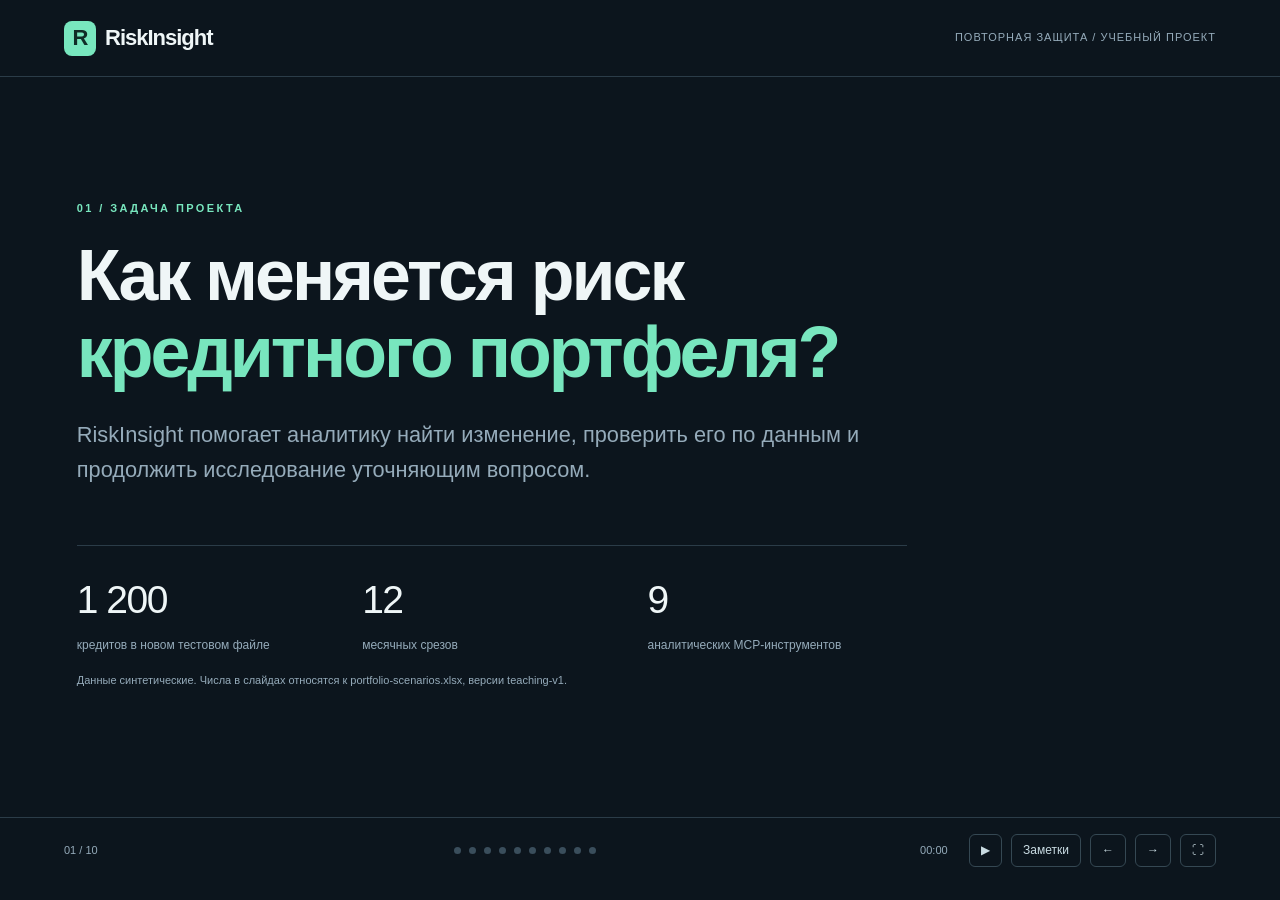
<file: docs/presentation.template.html>
<!doctype html><html lang="ru"><head><meta charset="utf-8"><meta name="viewport" content="width=device-width,initial-scale=1"><title>RiskInsight — защита проекта</title><style>
:root{--bg:#0c151d;--panel:#15232e;--line:#2b3c48;--mint:#78e6be;--muted:#95abba;--text:#eff6f7;--violet:#b6b2f7;--amber:#ebc083}*{box-sizing:border-box}body{background:var(--bg);color:var(--text);font:17px/1.55 -apple-system,BlinkMacSystemFont,'Segoe UI',Arial,sans-serif;margin:0}button,select{font:inherit;cursor:pointer}button:focus-visible,select:focus-visible{outline:2px solid var(--mint);outline-offset:4px}header{height:77px;padding:0 5vw;display:flex;align-items:center;justify-content:space-between;border-bottom:1px solid var(--line);font-size:14px}.brand{font-weight:700;font-size:22px;letter-spacing:-1px}.brand b{display:inline-grid;place-items:center;background:var(--mint);color:#102c27;width:32px;height:35px;border-radius:8px;margin-right:9px}.header-right{color:var(--muted);font-size:11px;letter-spacing:1px}.deck{max-width:1500px;margin:auto}.slide{display:none;min-height:calc(100vh - 160px);padding:45px 6vw 35px;animation:appear .22s ease}.slide.active{display:flex;flex-direction:column;justify-content:center}@keyframes appear{from{opacity:.25;transform:translateY(8px)}to{opacity:1;transform:none}}.eyebrow{font-size:11px;letter-spacing:2.4px;color:var(--mint);font-weight:600;margin-bottom:20px}.slide h1{font-size:clamp(37px,5.6vw,78px);line-height:1.08;font-weight:550;letter-spacing:-3px;margin:0 0 26px;max-width:1040px}.slide h1 em{font-style:normal;color:var(--mint)}.slide h2{font-size:clamp(28px,3.5vw,50px);line-height:1.15;letter-spacing:-1.7px;font-weight:550;margin:0 0 24px;max-width:1000px}.lede{max-width:860px;color:var(--muted);font-size:clamp(15px,1.7vw,23px);margin:0 0 30px;line-height:1.6}.muted{color:var(--muted)}.hero-grid{display:grid;grid-template-columns:repeat(3,1fr);max-width:830px;margin-top:28px;border-top:1px solid var(--line);padding-top:24px;gap:26px}.hero-stat strong{font-size:39px;font-weight:500;letter-spacing:-1.5px;display:block}.hero-stat span{font-size:12px;color:var(--muted)}.tag{display:inline-block;background:#1c3430;border:1px solid #33594d;border-radius:5px;color:var(--mint);font-size:11px;padding:5px 9px;width:fit-content}.cards{display:grid;grid-template-columns:repeat(3,minmax(0,1fr));gap:18px;margin:10px 0 25px}.card{background:var(--panel);border:1px solid var(--line);border-radius:12px;padding:25px}.card .number{color:var(--mint);font:12px monospace}.card h3{font-size:21px;line-height:1.4;font-weight:500;margin:14px 0}.card p{font-size:14px;color:var(--muted);margin:0;line-height:1.7}.callout{border-left:3px solid var(--mint);background:#142a2a;padding:17px 22px;color:#c7dedb;font-size:16px;margin:13px 0}.flow{display:flex;gap:12px;align-items:stretch;flex-wrap:wrap;margin:25px 0}.flow button{flex:1;min-width:110px;border:1px solid var(--line);border-radius:9px;background:var(--panel);padding:19px 12px;color:var(--text);text-align:left;font-size:17px;position:relative}.flow button small{display:block;color:var(--muted);font-size:10px;margin-top:8px}.flow button.selected{border-color:var(--mint);color:var(--mint);background:#193732}.flow button:after{content:'→';position:absolute;right:-12px;top:28px;color:var(--mint);z-index:2}.flow button:last-child:after{content:''}.flow-description{min-height:97px;background:#111f29;border:1px solid var(--line);border-radius:9px;padding:22px;font-size:17px;color:#becfda}.split{display:grid;grid-template-columns:1fr 1fr;gap:25px;margin:15px 0}.code{background:#101c25;border:1px solid #304653;border-radius:10px;padding:25px;color:#9fd9c4;font:15px/1.9 ui-monospace,SFMono-Regular,Consolas,monospace;white-space:pre-wrap;overflow-wrap:anywhere;margin:0}.steps{display:grid;gap:15px}.step{display:grid;grid-template-columns:32px 1fr;gap:12px;align-items:start}.step b{width:28px;height:28px;border-radius:50%;display:grid;place-items:center;background:#25423c;color:var(--mint);font-size:12px;font-weight:500}.step p{margin:0;font-size:15px;color:var(--muted)}.step strong{display:block;font-weight:500;color:var(--text);font-size:18px;margin-bottom:4px}.formula{font:20px/1.6 ui-monospace,Consolas,monospace;color:var(--mint);margin:18px 0}.metric-grid{display:grid;grid-template-columns:1fr 1fr;gap:20px;margin:15px 0}.metric-card{border:1px solid var(--line);border-radius:10px;padding:20px 24px;background:var(--panel)}.metric-card h3{font-size:17px;font-weight:500;margin:0}.metric-card p{font-size:13px;color:var(--muted);margin:8px 0}.data-header{display:flex;align-items:center;gap:20px;margin:5px 0 18px}select{padding:8px 15px;border-radius:6px;border:1px solid #395448;background:#182b2b;color:var(--mint);font-size:14px}.data-stats{display:grid;grid-template-columns:repeat(4,1fr);gap:15px;margin:12px 0}.data-stats>div{padding:19px;background:var(--panel);border:1px solid var(--line);border-radius:9px}.data-stats span{font-size:11px;color:var(--muted)}.data-stats strong{display:block;font-size:30px;font-weight:500;margin-top:9px;letter-spacing:-1px}.mini-bars{display:flex;align-items:flex-end;gap:12px;height:175px;margin:12px 0 25px;padding:18px 0 25px;border-bottom:1px solid var(--line)}.mini-bars>div{flex:1;position:relative;min-height:3px;background:#4a9180;border-radius:4px 4px 0 0;cursor:pointer}.mini-bars>div.current{background:var(--mint)}.mini-bars small{position:absolute;top:calc(100% + 9px);left:50%;transform:translateX(-50%);font-size:9px;color:var(--muted);white-space:nowrap}.mini-bars span{position:absolute;top:-21px;left:50%;transform:translateX(-50%);font-size:10px;white-space:nowrap}.two-lists{display:grid;grid-template-columns:1fr 1fr;gap:30px;margin:15px 0}.list-row{border-bottom:1px solid var(--line);padding:12px 0;font-size:16px;display:flex;gap:12px}.list-row span{color:var(--mint);min-width:20px}.list-row.warning span{color:var(--amber)}.list-title{font-size:12px;color:var(--muted);letter-spacing:1.3px;margin-bottom:10px}.timeline{display:grid;grid-template-columns:repeat(4,1fr);gap:18px;margin:25px 0}.timeline>div{border-top:2px solid #3a6858;padding:17px 0}.timeline small{color:var(--mint);font-size:11px;letter-spacing:1px}.timeline h3{font-size:19px;font-weight:500;margin:9px 0}.timeline p{font-size:13px;color:var(--muted)}.demo-code{font-size:19px;line-height:1.7;color:var(--text);padding:22px 27px;border:1px solid #426451;border-radius:10px;background:#1c302c;margin:15px 0 25px}.status-line{display:flex;gap:20px;align-items:center;flex-wrap:wrap;font-size:14px;margin-top:20px}.status-line span{border:1px solid var(--line);padding:10px 15px;border-radius:7px;color:#c0d2dc}.status-line strong{color:var(--mint);font-weight:500}.note{font-size:11px;color:var(--muted);margin:15px 0}.notes{display:none;margin:15px 0 0;padding:16px 20px;background:#302b24;border-left:3px solid var(--amber);color:#e5cdac;font-size:13px}.show-notes .active .notes{display:block}.controls{height:66px;position:relative;border-top:1px solid var(--line);display:flex;align-items:center;justify-content:space-between;padding:0 5vw;gap:20px}.counter{font-size:11px;color:var(--muted);min-width:65px}.dots{display:flex;gap:8px}.dots button{width:7px;height:7px;border:0;padding:0;background:#3a4e5c;border-radius:50%}.dots button.active{background:var(--mint);width:23px;border-radius:5px}.control-buttons{display:flex;align-items:center;gap:9px}.control-buttons button{background:none;border:1px solid #354853;border-radius:6px;color:#c9dbe2;padding:6px 11px;font-size:12px}.timer{font-size:11px;color:var(--muted);font-variant-numeric:tabular-nums;min-width:40px}.progress{height:3px;background:var(--mint);transition:width .25s;position:absolute;top:-2px;left:0}.link-button{display:inline-block;color:#0d2b23;background:var(--mint);border:0;padding:11px 17px;border-radius:7px;font-size:14px;text-decoration:none;margin:8px 0;width:fit-content}.kbd-hint{font-size:10px;color:var(--muted);margin-top:16px}@media(max-width:800px){header{height:62px}.header-right{font-size:8px}.slide{padding:30px 6vw;min-height:calc(100vh - 135px)}.slide h1{letter-spacing:-1.7px}.cards,.timeline{grid-template-columns:1fr 1fr;gap:12px}.card{padding:17px}.card h3{font-size:17px}.card p{font-size:12px}.split,.two-lists{grid-template-columns:1fr}.code{font-size:12px;padding:17px}.data-stats{grid-template-columns:1fr 1fr}.metric-card{padding:15px}.formula{font-size:14px}.hero-stat strong{font-size:29px}.hero-stat span{font-size:10px}.controls{padding:0 5vw;gap:10px}.dots{gap:5px}.control-buttons button{padding:6px 8px;font-size:10px}.control-buttons .notes-btn{display:none}.mini-bars{gap:7px}.mini-bars small{font-size:7px}.mini-bars span{font-size:8px}.flow button{font-size:13px;min-width:80px}.flow-description{font-size:14px}.slide h2{letter-spacing:-1px}.lede{font-size:15px}}@media print{header,.controls,.notes,.kbd-hint{display:none}.slide{display:flex!important;min-height:100vh;page-break-after:always}.slide:last-child{page-break-after:auto}body{-webkit-print-color-adjust:exact;print-color-adjust:exact}.slide{animation:none}}

.scenario-table{width:100%;border-collapse:collapse;margin:10px 0;font-size:16px}.scenario-table th,.scenario-table td{text-align:left;padding:13px 14px;border-bottom:1px solid var(--line)}.scenario-table th{color:var(--muted);font-weight:500;font-size:12px}.scenario-table td:not(:first-child){font-variant-numeric:tabular-nums}.scenario-table td:last-child{color:var(--mint)}.chart-controls{display:flex;gap:15px;align-items:center;flex-wrap:wrap}.chart-controls label{font-size:12px;color:var(--muted)}.chart-controls select{display:block;max-width:100%;margin-top:5px}.offline-chart{width:100%;max-height:270px;margin:14px 0}.offline-chart svg{width:100%;height:auto;max-height:270px;display:block}.scenario-stats{display:flex;gap:28px;margin:10px 0;flex-wrap:wrap}.scenario-stats span{font-size:12px;color:var(--muted)}.scenario-stats strong{display:block;font-size:27px;color:var(--text);font-weight:500}.inline-details{font-size:13px;color:var(--muted);margin:12px 0}.inline-details summary{cursor:pointer;color:var(--mint)}.inline-details table{font-size:12px;max-width:650px}.table-scroll{overflow-x:auto}.example-dialog{display:grid;gap:13px}.example-dialog p{padding:14px 18px;border:1px solid var(--line);border-radius:8px;font-size:16px;margin:0}.example-dialog p:nth-child(2){background:#1b3330}.example-dialog small{display:block;color:var(--muted);font-size:12px}.compact-formula{font-size:17px;overflow-wrap:anywhere}.link-row{display:flex;gap:15px;flex-wrap:wrap}.repo-link{color:var(--mint);font-size:14px;text-underline-offset:4px}.prompt-list{display:grid;gap:10px}.prompt-item{border-left:2px solid var(--mint);padding:9px 16px;font-size:16px}.prompt-item small{display:block;color:var(--muted);font-size:12px}.prompt-item button{background:transparent;color:var(--mint);border:1px solid #38574c;border-radius:5px;padding:3px 8px;margin-top:6px;font-size:11px}.deck-footnote{font-size:12px;color:var(--muted);line-height:1.7}.eval-table{font-size:14px}.eval-table td{vertical-align:top}.eval-table td:last-child{color:var(--text)}.metric-grid{gap:15px}.slide h2{max-width:1100px}.flow button:after{content:''}.note a{color:var(--mint)}.scenario-name{color:var(--mint)}
@media(max-width:800px){.scenario-table{font-size:12px}.scenario-table th,.scenario-table td{padding:9px 8px}.scenario-table th{font-size:10px}.metric-grid{grid-template-columns:1fr}.scenario-stats{gap:16px}.scenario-stats strong{font-size:22px}.chart-controls{display:block}.chart-controls label{display:block;margin:9px 0}.chart-controls select{width:100%}.prompt-item{font-size:14px}.header-right{max-width:150px;text-align:right}}
/* Keep all navigation controls usable on narrow screens without clipping. */
@media(max-width:520px){
 .controls{height:auto;min-height:92px;display:grid;grid-template-columns:minmax(0,1fr) auto;gap:12px;padding:12px 5vw}
 .counter{grid-column:1;grid-row:1}
 .control-buttons{grid-column:2;grid-row:1}
 .dots{grid-column:1 / -1;grid-row:2;justify-content:center;flex-wrap:wrap}
 .flow{display:grid;grid-template-columns:repeat(2,minmax(0,1fr))}
 .flow button{min-width:0;overflow-wrap:anywhere}
 .flow button:last-child{grid-column:1 / -1}
 .flow-description{overflow-wrap:anywhere}
}
</style></head><body>
<header><div class="brand"><b>R</b>RiskInsight</div><span class="header-right">ПОВТОРНАЯ ЗАЩИТА / УЧЕБНЫЙ ПРОЕКТ</span></header>
<main class="deck">
<section class="slide active">
 <div class="eyebrow">01 / ЗАДАЧА ПРОЕКТА</div>
 <h1>Как меняется риск<br><em>кредитного портфеля?</em></h1>
 <p class="lede">RiskInsight помогает аналитику найти изменение, проверить его по данным и продолжить исследование уточняющим вопросом.</p>
 <div class="hero-grid"><div class="hero-stat"><strong>1 200</strong><span>кредитов в новом тестовом файле</span></div><div class="hero-stat"><strong>12</strong><span>месячных срезов</span></div><div class="hero-stat"><strong>9</strong><span>аналитических MCP-инструментов</span></div></div>
 <p class="note">Данные синтетические. Числа в слайдах относятся к portfolio-scenarios.xlsx, версии teaching-v1.</p>
 <aside class="notes">0:00–0:25. Я доработала RiskInsight под конкретную задачу: исследовать, как меняется просрочка и где требуется внимание аналитика. В новом тестовом файле есть история и разные, заранее описанные сценарии. Покажу данные, расчёт и то, как приложение отвечает на уточнения.</aside>
</section>
<section class="slide">
 <div class="eyebrow">02 / ВОПРОС АНАЛИТИКА</div>
 <h2>Общий показатель может скрывать<br>ухудшение отдельного сегмента</h2>
 <div class="split"><div class="metric-card"><h3>Весь тестовый портфель</h3><div class="formula">__TOTAL_FIRST__ → __TOTAL_LAST__</div><p>Доля DPD 90+ между первым и последним срезами уменьшилась.</p></div><div class="metric-card"><h3>Потребительский / Приволжский</h3><div class="formula">__STRESS_FIRST__ → __STRESS_LAST__</div><p>В выбранном сегменте просрочка выросла. Общей сводки недостаточно.</p></div></div>
 <div class="demo-code">«Покажи динамику DPD 90+ за все 12 доступных месяцев. А теперь тот же тренд для потребительских кредитов в Приволжском регионе».</div>
 <p class="note">Сценарии специально заданы в учебных данных. Они не описывают реальный рынок и не доказывают причины изменения.</p>
 <aside class="notes">0:25–0:55. Польза здесь конкретная: аналитик сначала видит общий тренд, затем исследует сегмент. В этих синтетических данных улучшение авто-кредитов компенсирует ухудшение одного потребительского сегмента. Вывод: смотреть только на среднюю долю недостаточно. Причины в реальном банке пришлось бы проверять отдельно.</aside>
</section>
<section class="slide">
 <div class="eyebrow">03 / ТЕСТОВЫЙ ДАТАСЕТ</div>
 <h2>Один XLSX содержит историю<br>и несколько проверяемых сценариев</h2>
 <div class="table-scroll"><table class="scenario-table"><thead><tr><th>Область</th><th>Первый срез</th><th>Последний срез</th><th>Ожидаемое поведение</th></tr></thead><tbody>
 <tr><td>Потребительский / Приволжский</td><td>__STRESS_FIRST__</td><td>__STRESS_LAST__</td><td>Рост просрочки</td></tr>
 <tr><td>Автокредит / Сибирский</td><td>__RECOVERY_FIRST__</td><td>__RECOVERY_LAST__</td><td>Восстановление</td></tr>
 <tr><td>Ипотека</td><td>__STABLE_FIRST__</td><td>__STABLE_LAST__</td><td>Стабильная доля</td></tr>
 </tbody></table></div>
 <p class="lede">14 400 строк = 1 200 кредитов × 12 дат. Ключ строки: loan_id + as_of. Поля PD и LGD заполнены.</p>
 <div class="callout">Импорт проверяет файл целиком и сохраняет отдельный набор. После загрузки приложение автоматически выбирает его для анализа.</div>
 <p class="note">Встроенный старый набор builtin остаётся отдельным. Для повторной демонстрации выбирается новый тестовый портфель.</p>
 <aside class="notes">0:55–1:30. Это один лист, а не 12 отдельных таблиц. Один и тот же кредит появляется на разных датах. Это нужно для временного ряда. Контрольные ответы вычислены отдельно от SQL приложения, по исходным строкам с Decimal. При ошибке в любой строке весь импорт отклоняется, чтобы незаметно не изменить знаменатель.</aside>
</section>
<section class="slide">
 <div class="eyebrow">04 / ТРЕНД В ДАННЫХ</div>
 <h2>Один период, разные траектории риска</h2>
 <div class="chart-controls"><label>Область<select id="demo-scenario" aria-label="Область учебного тренда"><option value="total">Весь тестовый портфель</option><option value="deterioration">Потребительский / Приволжский</option><option value="recovery">Автокредит / Сибирский</option><option value="stable">Ипотека</option></select></label><label>Срез<select id="demo-month" aria-label="Месячный срез"></select></label></div>
 <div class="scenario-stats"><div><span>DPD 90+ на выбранную дату</span><strong id="d-npl">—</strong></div><div><span>Изменение за весь период</span><strong id="d-delta">—</strong></div><div><span>Остаток на выбранную дату</span><strong id="d-balance">—</strong></div></div>
 <div id="demo-chart" class="offline-chart"></div>
 <details class="inline-details"><summary>Точные значения временного ряда</summary><div class="table-scroll"><table class="scenario-table"><thead><tr><th>Дата</th><th>DPD 90+, %</th><th>Просроченный остаток, ₽</th><th>Весь остаток, ₽</th></tr></thead><tbody id="demo-values"></tbody></table></div></details>
 <p class="note">Офлайн-иллюстрация из portfolio-scenarios.expected.json. Переключатели слайда не обращаются к модели. В приложении график строится из результата реального MCP-вызова.</p>
 <aside class="notes">1:30–2:20. Переключите общий портфель, ухудшающийся сегмент и восстановление. Поясните, что точки относятся к одной формуле и разным датам. Слайд иллюстрирует тестовые данные. Фактическую работу модели доказывает журнал вызовов в приложении, а не эта анимация.</aside>
</section>
<section class="slide">
 <div class="eyebrow">05 / ВНУТРИ ПРИЛОЖЕНИЯ</div>
 <h2>Модель выбирает анализ,<br>приложение проверяет исполнение</h2>
 <div class="flow" id="flow"><button data-step="0" class="selected">Вопрос<small>Текст и область UI</small></button><button data-step="1">LLM<small>Выбор tools и аргументов</small></button><button data-step="2">Оркестратор + MCP<small>Контракт и stdio</small></button><button data-step="3">Python + SQLite<small>Расчёт агрегатов</small></button><button data-step="4">Ответ + график<small>Данные источников [Tn]</small></button></div>
 <div id="flow-description" class="flow-description">Аналитик задаёт вопрос обычным текстом. UI передаёт выбранный набор, срез и фильтры.</div>
 <div class="callout">Tool Calling задаёт действие от модели. MCP передаёт вызов отдельному процессу с initialize, tools/list и tools/call.</div>
 <p class="note">Числовой текст и графики формирует код из результатов MCP. Интерфейс отдельно показывает, была ли вызвана модель.</p>
 <aside class="notes">2:20–3:00. Модель не исполняет SQL. Она выбирает разрешённый аналитический инструмент и аргументы. Оркестратор проверяет область, схему и бюджет. MCP-сервер работает отдельным процессом. Python считает показатели. В новой версии финальные суммы и точки графика берутся из структурированного результата, а не переписываются моделью.</aside>
</section>
<section class="slide">
 <div class="eyebrow">06 / ПРОВЕРКА РАСЧЁТА</div>
 <h2>Доля DPD 90+ взвешена по остатку</h2>
 <div class="metric-grid"><div class="metric-card"><h3>Числитель на 30.09.2026</h3><div class="formula">__NUMERATOR__ ₽</div><p>Сумма остатков только тех кредитов, у которых DPD ≥ 90.</p></div><div class="metric-card"><h3>Знаменатель на той же дате</h3><div class="formula">__DENOMINATOR__ ₽</div><p>Сумма остатков всех кредитов выбранной области.</p></div></div>
 <div class="callout">__NUMERATOR__ / __DENOMINATOR__ × 100 = __TOTAL_LAST_PRECISE__</div>
 <p class="lede">Сравниваем доли на разных датах. Разницу долей показываем в процентных пунктах.</p>
 <p class="note">В БД суммы хранятся в целых копейках. Контрольный расчёт отдельно проходит по строкам файла. Остатки разных дат не суммируются.</p>
 <aside class="notes">3:00–3:50. Объясните смысл числителя и знаменателя без терминов. Процент просрочки по количеству договоров был бы другим показателем. Для пустого знаменателя система показывает отсутствие значения. В текущем тестовом наборе на последней дате доля 3,665629%, в коротком ответе округляется до 3,67%.</aside>
</section>
<section class="slide">
 <div class="eyebrow">07 / ПАМЯТЬ И ОРКЕСТРАЦИЯ</div>
 <h2>Уточнение продолжает выбранное исследование</h2>
 <div class="split"><div class="example-dialog"><p>Покажи тренд DPD 90+ за последние шесть доступных месяцев.<small>Оркестратор фиксирует даты и набор.</small></p><p>А теперь тот же тренд для потребительских кредитов в Приволжском регионе.<small>Период сохраняется, область сужается.</small></p><p>А какой EL на конец этого периода?<small>Новый MCP-вызов использует сохранённую область.</small></p></div><div class="steps"><div class="step"><b>1</b><p><strong>Контекст на сервере</strong>До 6 последних ответов, до 1 часа. Пользователь видит область каждого результата.</p></div><div class="step"><b>2</b><p><strong>Новые источники</strong>Для уточнения выполняются новые MCP-вызовы. Старая ссылка [T2] не становится доказательством нового расчёта.</p></div><div class="step"><b>3</b><p><strong>Явный сброс</strong>«Новый анализ», смена набора, фильтров или перезапуск сервера очищают память.</p></div></div></div>
 <aside class="notes">3:50–4:30. Память хранит историю и последнюю подтверждённую область. Она не обучает модель и не сохраняется навсегда. Наборы не смешиваются. Если меняем файл, начинается другой диалог. Персональные данные для такого учебного сервиса не нужны.</aside>
</section>
<section class="slide">
 <div class="eyebrow">08 / СТРЕСС-СЦЕНАРИЙ</div>
 <h2>Как меняется учебный EL<br>при заданном ухудшении PD и LGD</h2>
 <p class="lede">На 30.09.2026: PD ×1,5 и LGD +5 процентных пунктов для всего тестового портфеля.</p>
 <div class="data-stats"><div><span>ИСХОДНЫЙ EL</span><strong>__EL_BASE_MLN__ млн ₽</strong></div><div><span>СТРЕССОВЫЙ EL</span><strong>__EL_STRESS_MLN__ млн ₽</strong></div><div><span>ИЗМЕНЕНИЕ</span><strong>+__EL_DELTA_MLN__ млн ₽</strong></div><div><span>ПОКАЗАТЕЛЬ</span><strong>What-if</strong></div></div>
 <div class="formula compact-formula">EL = Σ(EAD × PD₁₂ × LGD)<br>ELstress = Σ(EAD × min(1; PD₁₂ × 1,5) × min(1; LGD + 0,05))</div>
 <details class="inline-details"><summary>Показать точные суммы и ограничение расчёта</summary><p>Исходный: __EL_BASE__ ₽. Стрессовый: __EL_STRESS__ ₽. Изменение: __EL_DELTA__ ₽.</p><p>PD и LGD ограничены единицей. EAD фиксирован. Рост EL показывает чувствительность к допущениям. Это не прогноз, не IFRS 9 ECL и не бухгалтерский резерв.</p></details>
 <aside class="notes">4:30–5:10. EL суммируется по кредитам, а не считается произведением средних PD и LGD на общий портфель. Пять процентных пунктов означает прибавить к LGD 0,05. Сценарий ограничивает вероятности и доли потерь единицей. Числа условны, но их расчёт проверяем.</aside>
</section>
<section class="slide">
 <div class="eyebrow">09 / EVAL И ОГРАНИЧЕНИЯ</div>
 <h2>Проверяем расчёт, выбор модели<br>и опубликованный сервис отдельно</h2>
 <div class="table-scroll"><table class="scenario-table eval-table"><thead><tr><th>Проверка</th><th>Что доказывает</th><th>Где смотреть результат</th></tr></thead><tbody>
 <tr><td>Контрольные числа XLSX</td><td>Сверка независимого Decimal-расчёта с настоящим MCP</td><td>examples/*.expected.json и тест-отчёт</td></tr>
 <tr><td>Разные формулировки и память</td><td>Инструмент, область, даты, числа и график в одном ответе</td><td>Сохранённые вопросы, ответы и журнал Eval</td></tr>
 <tr><td>Живая модель и хостинг</td><td>Реальная доступность провайдера и текущей сборки по ссылке</td><td>Свежий live-отчёт по опубликованному commit</td></tr>
 </tbody></table></div>
 <div class="callout">Тест с заменённым провайдером не измеряет качество реальной LLM. Прошлый успешный ответ не гарантирует доступность модели сегодня.</div>
 <p class="note">Бесплатный хостинг может засыпать и терять локальные импорты при перезапуске. Бесплатная модель имеет квоты. Общий токен не обеспечивает изоляцию пользователей. Синтетические PD/LGD не откалиброваны.</p>
 <aside class="notes">5:10–5:40. Покажите фактический отчёт текущей версии. Не называйте все тесты проверкой LLM: у каждого уровня своя задача. Если live-Eval ещё не проведён, прямо отметьте это. Гарантировать круглосуточную доступность бесплатного внешнего провайдера нельзя.</aside>
</section>
<section class="slide">
 <div class="eyebrow">10 / ЖИВАЯ ДЕМОНСТРАЦИЯ</div>
 <h2>Проверка на приложении</h2>
 <div class="prompt-list"><div class="prompt-item"><span id="prompt-one">Покажи динамику DPD 90+ за последние 12 доступных месяцев, изменение в процентных пунктах и график.</span><small>Открыть тестовый портфель, проверить даты и источник MCP.</small><button data-copy="prompt-one">Копировать вопрос</button></div><div class="prompt-item"><span id="prompt-two">А теперь тот же тренд для потребительских кредитов в Приволжском регионе.</span><small>Проверить сохранённый период и новые фильтры в источнике.</small><button data-copy="prompt-two">Копировать уточнение</button></div><div class="prompt-item"><span id="prompt-three">А какой учебный EL на конец этого периода?</span><small>Проверить область, сумму и свежий MCP-вызов. Затем экспортировать журнал.</small><button data-copy="prompt-three">Копировать уточнение</button></div></div>
 <p id="copy-status" class="note" role="status"></p>
 <div class="link-row"><a class="link-button" href="https://riskinsight.onrender.com" target="_blank" rel="noopener" id="app-link">Открыть приложение</a><a class="link-button" href="https://github.com/dinatulyabaeva/riskinsight2.0" target="_blank" rel="noopener">Открыть исходники</a></div>
 <p class="note">Публичные адреса проекта указаны выше. Проверка новой опубликованной версии фиксируется отдельным live-отчётом. APP_ACCESS_TOKEN передаётся преподавателю отдельно.</p>
 <aside class="notes">5:40–8:50. Откройте сайт и нажмите «Открыть тестовый портфель». Отправьте первый вопрос, откройте график и [Tn]. Затем отправьте уточнение. Если ответ долго ожидается, покажите контрольные данные и журнал, не выдавая слайд за живую модель. Завершите коротким выводом: приложение помогает выявить сегмент для дальнейшего расследования, но не устанавливает причины и не принимает кредитные решения.</aside>
</section>
</main>
<div class="controls"><div class="progress" id="progress"></div><span class="counter" id="counter">01 / 10</span><div class="dots" id="dots"></div><div class="control-buttons"><span class="timer" id="timer">00:00</span><button id="timer-button" title="Начать или остановить таймер">▶</button><button class="notes-btn" id="notes-button" title="Заметки выступающего (N)">Заметки</button><button id="prev" aria-label="Предыдущий слайд">←</button><button id="next" aria-label="Следующий слайд">→</button><button id="fullscreen" title="Полноэкранный режим (F)">⛶</button></div></div>
<script id="presentation-data" type="application/json">__FIXTURE_DATA__</script>
<script>
'use strict';
const slides=[...document.querySelectorAll('.slide')];let page=0;const dots=document.getElementById('dots');
slides.forEach((s,i)=>{const b=document.createElement('button');b.title='Слайд '+(i+1);b.setAttribute('aria-label','Слайд '+(i+1));b.onclick=()=>go(i);dots.append(b);});
function go(i){page=Math.max(0,Math.min(slides.length-1,i));slides.forEach((s,j)=>s.classList.toggle('active',j===page));[...dots.children].forEach((b,j)=>b.classList.toggle('active',j===page));document.getElementById('counter').textContent=String(page+1).padStart(2,'0')+' / '+slides.length;document.getElementById('progress').style.width=(page+1)/slides.length*100+'%';document.getElementById('prev').disabled=page===0;document.getElementById('next').disabled=page===slides.length-1;history.replaceState(null,'','#'+(page+1));window.scrollTo(0,0);}
document.getElementById('prev').onclick=()=>go(page-1);document.getElementById('next').onclick=()=>go(page+1);document.getElementById('notes-button').onclick=()=>document.body.classList.toggle('show-notes');
function fullscreen(){if(document.fullscreenElement)document.exitFullscreen?.();else document.documentElement.requestFullscreen?.();}
document.getElementById('fullscreen').onclick=fullscreen;
document.addEventListener('keydown',e=>{if(['SELECT','INPUT','TEXTAREA'].includes(e.target.tagName)||(e.target.closest('button')&&[' ','Enter'].includes(e.key)))return;if(['ArrowRight','PageDown',' '].includes(e.key)){e.preventDefault();go(page+1);}if(['ArrowLeft','PageUp'].includes(e.key)){e.preventDefault();go(page-1);}if(e.key==='Home')go(0);if(e.key==='End')go(slides.length-1);if(e.key.toLowerCase()==='n')document.body.classList.toggle('show-notes');if(e.key.toLowerCase()==='f')fullscreen();});
const descriptions=['Аналитик задаёт вопрос обычным текстом. UI передаёт выбранный набор, срез и фильтры.','LLM получает каталог MCP-инструментов, доступные даты и контекст диалога. Модель возвращает tool_calls с выбором анализа.','Оркестратор проверяет параметры и область. Настоящий MCP-клиент передаёт tools/call отдельному процессу по stdio. Повторные и ошибочные вызовы ограничены.','Сервер MCP вызывает разрешённые методы аналитики. Python выполняет параметризованный SQL к read-only SQLite и возвращает агрегаты.','Код формирует числовой отчёт и типизированные данные графика из успешных MCP-результатов. В журнале видны аргументы, значения и источники [Tn].'];
document.querySelectorAll('[data-step]').forEach(b=>b.onclick=()=>{document.querySelectorAll('[data-step]').forEach(x=>x.classList.remove('selected'));b.classList.add('selected');document.getElementById('flow-description').textContent=descriptions[Number(b.dataset.step)];});
const fixture=JSON.parse(document.getElementById('presentation-data').textContent);
const data={total:fixture.trend,...fixture.scenarios};
const select=document.getElementById('demo-month'),scenario=document.getElementById('demo-scenario');
fixture.dates.forEach(date=>select.add(new Option(date,date)));select.value=fixture.dates.at(-1);
const nf=new Intl.NumberFormat('ru-RU',{minimumFractionDigits:2,maximumFractionDigits:2});
function sn(tag,attrs,text){const el=document.createElementNS('http://www.w3.org/2000/svg',tag);Object.entries(attrs).forEach(([k,v])=>el.setAttribute(k,v));if(text!==undefined)el.textContent=text;return el;}
function renderData(){
 const current=data[scenario.value],points=current.points,row=points.find(p=>p.as_of===select.value);
 document.getElementById('d-balance').textContent=nf.format(row.balance_rub/1e6)+' млн ₽';document.getElementById('d-npl').textContent=nf.format(row.npl90_ratio*100)+'%';document.getElementById('d-delta').textContent=(current.npl90_delta_pp>0?'+':'')+nf.format(current.npl90_delta_pp)+' п.п.';
 const chart=document.getElementById('demo-chart');chart.replaceChildren();const svg=sn('svg',{viewBox:'0 0 900 250',role:'img','aria-label':'Доля DPD 90+ по датам: '+scenario.options[scenario.selectedIndex].text});
 const max=Math.max(.01,...points.map(p=>p.npl90_ratio))*1.15,x=i=>65+i*780/(points.length-1),y=v=>205-v/max*175;
 for(let i=0;i<=4;i++){const value=max*i/4;svg.append(sn('line',{x1:65,x2:845,y1:y(value),y2:y(value),stroke:'#2b3c48','stroke-dasharray':'3 5'}),sn('text',{x:55,y:y(value)+4,fill:'#95abba','font-size':12,'text-anchor':'end'},nf.format(value*100)+'%'));}
 svg.append(sn('path',{d:points.map((p,i)=>(i?'L':'M')+x(i)+','+y(p.npl90_ratio)).join(' '),fill:'none',stroke:'#78e6be','stroke-width':3}));
 points.forEach((p,i)=>{const dot=sn('circle',{cx:x(i),cy:y(p.npl90_ratio),r:p.as_of===select.value?6:3,fill:p.as_of===select.value?'#ebc083':'#78e6be','data-value':p.npl90_ratio});dot.append(sn('title',{},p.as_of+': '+nf.format(p.npl90_ratio*100)+'%'));svg.append(dot);if(i%2===0||i===points.length-1)svg.append(sn('text',{x:x(i),y:232,fill:'#95abba','font-size':11,'text-anchor':'middle'},p.as_of.slice(0,7)));});chart.append(svg);
 const body=document.getElementById('demo-values');body.replaceChildren();points.forEach(p=>{const tr=document.createElement('tr');[p.as_of,(p.npl90_ratio*100).toLocaleString('ru-RU',{maximumFractionDigits:6}),nf.format(p.numerator_rub),nf.format(p.denominator_rub)].forEach(v=>{const td=document.createElement('td');td.textContent=v;tr.append(td);});body.append(tr);});
}
select.onchange=renderData;scenario.onchange=renderData;renderData();
document.querySelectorAll('[data-copy]').forEach(button=>button.onclick=async()=>{const text=document.getElementById(button.dataset.copy).textContent;try{await navigator.clipboard.writeText(text);document.getElementById('copy-status').textContent='Вопрос скопирован. Вставьте его в поле приложения.';}catch{document.getElementById('copy-status').textContent='Выделите текст вопроса и скопируйте его вручную.';}});
let elapsed=0,running=false,last=0;document.getElementById('timer-button').onclick=()=>{running=!running;last=performance.now();document.getElementById('timer-button').textContent=running?'Ⅱ':'▶';};setInterval(()=>{if(running){const now=performance.now();elapsed+=now-last;last=now;}const secs=Math.floor(elapsed/1000);document.getElementById('timer').textContent=String(Math.floor(secs/60)).padStart(2,'0')+':'+String(secs%60).padStart(2,'0');},250);
if(location.protocol==='http:'||location.protocol==='https:')document.getElementById('app-link').href=location.origin;
go(Number(location.hash.slice(1))-1||0);
</script></body></html>
</file>
